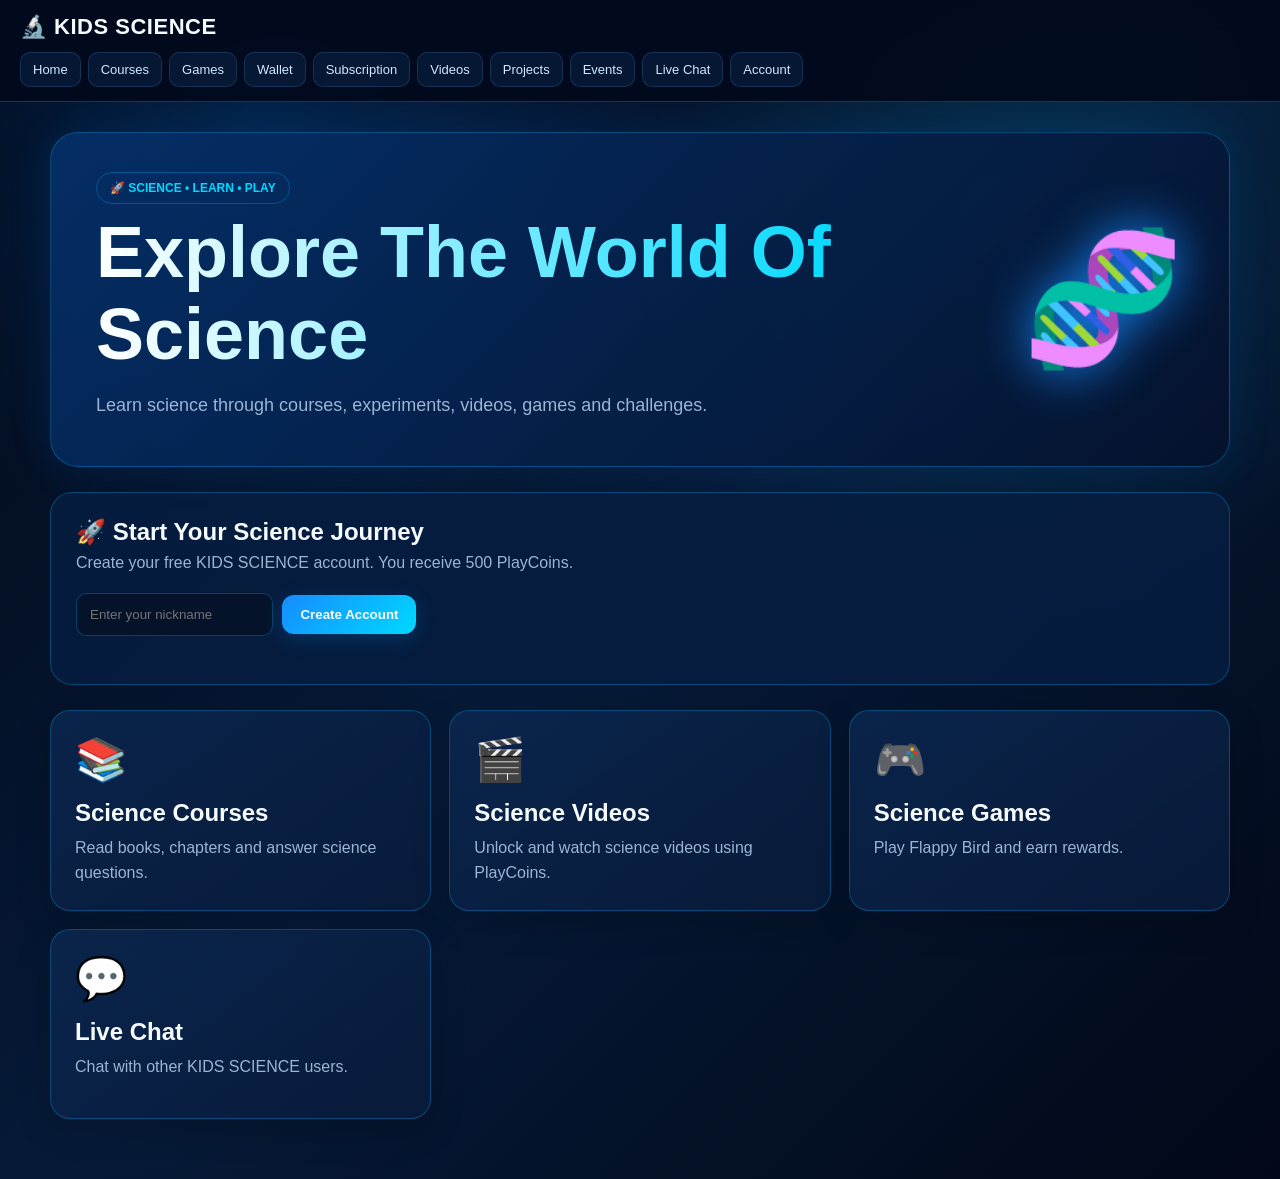
<file: index.html>
<!DOCTYPE html>
<html lang="en">
<head>
<meta charset="UTF-8">
<meta name="viewport" content="width=device-width, initial-scale=1.0">
<title>KIDS SCIENCE</title>
<link rel="stylesheet" href="style.css">
</head>

<body data-page="home">

<header class="topbar">
    <div class="brand">🔬 KIDS SCIENCE</div>

    <nav>
        <a href="index.html">Home</a>
        <a href="courses.html">Courses</a>
        <a href="games.html">Games</a>
        <a href="wallet.html">Wallet</a>
        <a href="subscription.html">Subscription</a>
        <a href="videos.html">Videos</a>
        <a href="projects.html">Projects</a>
        <a href="events.html">Events</a>
        <a href="chat.html">Live Chat</a>
        <a href="accounts.html">Account</a>
    </nav>
</header>

<main class="container">

    <section class="hero">
        <div>
            <span class="science-badge">🚀 SCIENCE • LEARN • PLAY</span>
            <h1>Explore The World Of Science</h1>
            <p>Learn science through courses, experiments, videos, games and challenges.</p>
        </div>
        <div class="hero-visual">🧬</div>
    </section>

    <section id="accountArea"></section>

    <section class="feature-grid">

        <a class="feature-card" href="courses.html">
            <span>📚</span>
            <h2>Science Courses</h2>
            <p>Read books, chapters and answer science questions.</p>
        </a>

        <a class="feature-card" href="videos.html">
            <span>🎬</span>
            <h2>Science Videos</h2>
            <p>Unlock and watch science videos using PlayCoins.</p>
        </a>

        <a class="feature-card" href="games.html">
            <span>🎮</span>
            <h2>Science Games</h2>
            <p>Play Flappy Bird and earn rewards.</p>
        </a>

        <a class="feature-card" href="chat.html">
            <span>💬</span>
            <h2>Live Chat</h2>
            <p>Chat with other KIDS SCIENCE users.</p>
        </a>

    </section>

</main>

<script src="script.js"></script>
</body>
</html>
</file>
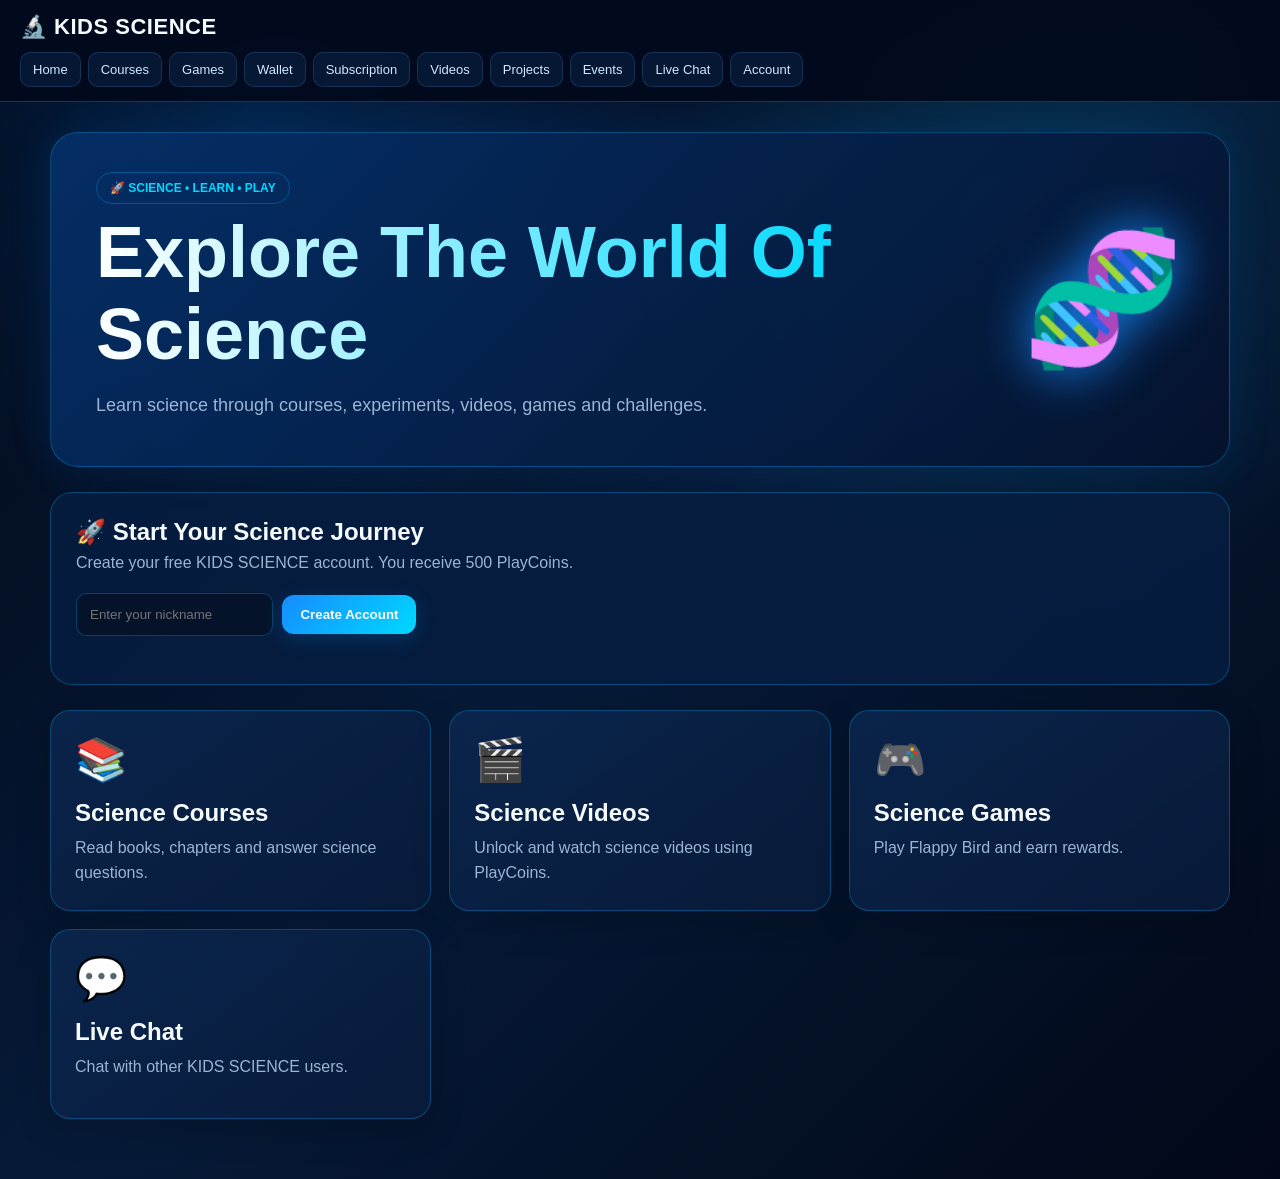
<file: accounts.html>
<!DOCTYPE html>
<html lang="en">
<head>
<meta charset="UTF-8">
<meta name="viewport" content="width=device-width, initial-scale=1.0">
<title>KIDS SCIENCE - Account</title>
<link rel="stylesheet" href="style.css">
</head>

<body data-page="accounts">

<header class="topbar">
    <div class="brand">🔬 KIDS SCIENCE</div>
    <nav>
        <a href="index.html">Home</a>
        <a href="courses.html">Courses</a>
        <a href="games.html">Games</a>
        <a href="wallet.html">Wallet</a>
        <a href="subscription.html">Subscription</a>
        <a href="videos.html">Videos</a>
        <a href="projects.html">Projects</a>
        <a href="events.html">Events</a>
        <a href="chat.html">Live Chat</a>
        <a href="accounts.html">Account</a>
    </nav>
</header>

<main class="container">

    <section id="accountProfile" class="profile-card"></section>

    <section class="panel">
        <h2>⚙️ Account Settings</h2>

        <button class="secondary-btn" onclick="KS.logout()">
            Logout
        </button>

        <button class="danger-btn" onclick="KS.deleteAccount()">
            Delete Account
        </button>
    </section>

</main>

<script src="script.js"></script>
</body>
</html>
</file>
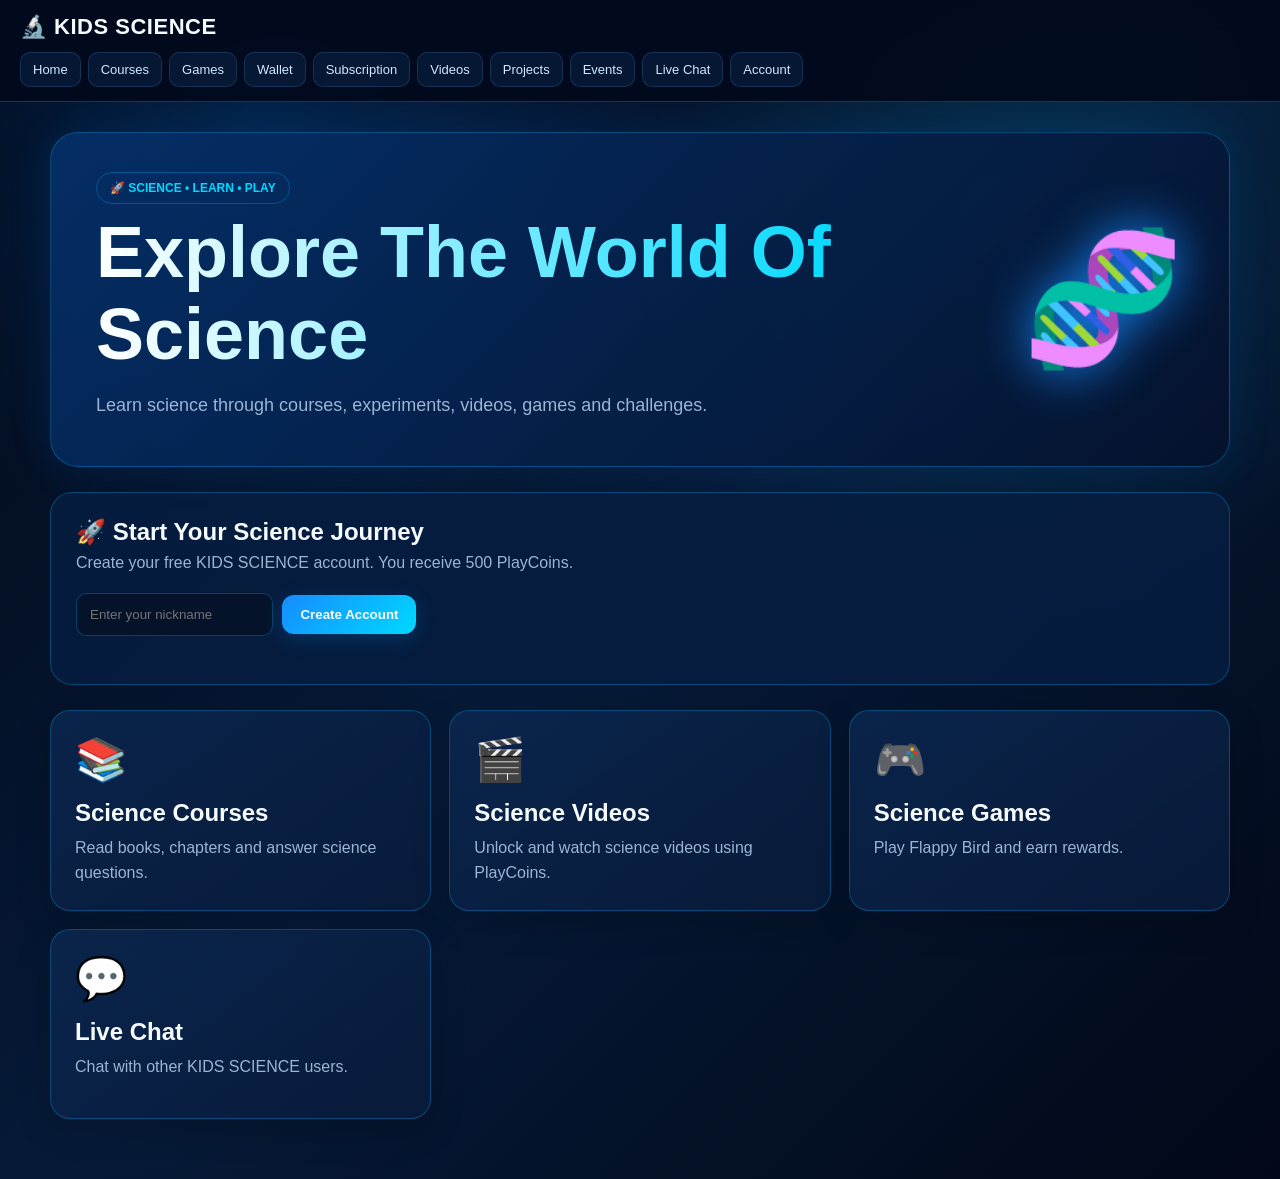
<file: courses.html>
<!DOCTYPE html>
<html lang="en">
<head>
<meta charset="UTF-8">
<meta name="viewport" content="width=device-width, initial-scale=1.0">
<title>KIDS SCIENCE - Courses</title>
<link rel="stylesheet" href="style.css">
</head>

<body data-page="courses">

<header class="topbar">
    <div class="brand">🔬 KIDS SCIENCE</div>
    <nav>
        <a href="index.html">Home</a>
        <a href="courses.html">Courses</a>
        <a href="games.html">Games</a>
        <a href="wallet.html">Wallet</a>
        <a href="subscription.html">Subscription</a>
        <a href="videos.html">Videos</a>
        <a href="projects.html">Projects</a>
        <a href="events.html">Events</a>
        <a href="chat.html">Live Chat</a>
        <a href="accounts.html">Account</a>
    </nav>
</header>

<main class="container">

    <div class="page-heading">
        <span>📚</span>
        <div>
            <h1>Science Courses</h1>
            <p>Choose a book and explore its chapters.</p>
        </div>
    </div>

    <section id="courseBooks" class="card-grid"></section>

    <section id="chapterSection" class="hidden">
        <button class="secondary-btn" onclick="KS.showBooks()">← Books</button>
        <h2 id="bookTitle"></h2>
        <div id="chapterList" class="chapter-grid"></div>
    </section>

    <section id="readerSection" class="hidden reader">
        <button class="secondary-btn" onclick="KS.showChapters()">← Chapters</button>

        <div id="chapterIllustration" class="chapter-illustration"></div>

        <h1 id="readerTitle"></h1>
        <div id="readerContent"></div>

        <div class="reader-actions">
            <button class="primary-btn" onclick="KS.startQuiz()">🧠 Start Q&A</button>
        </div>
    </section>

    <section id="quizSection" class="hidden quiz-box">
        <h2>🧠 Chapter Q&A</h2>
        <div id="quizQuestions"></div>
        <button class="primary-btn" onclick="KS.submitQuiz()">Submit Answers</button>
        <div id="quizResult"></div>
    </section>

</main>

<script src="script.js"></script>
</body>
</html>
</file>
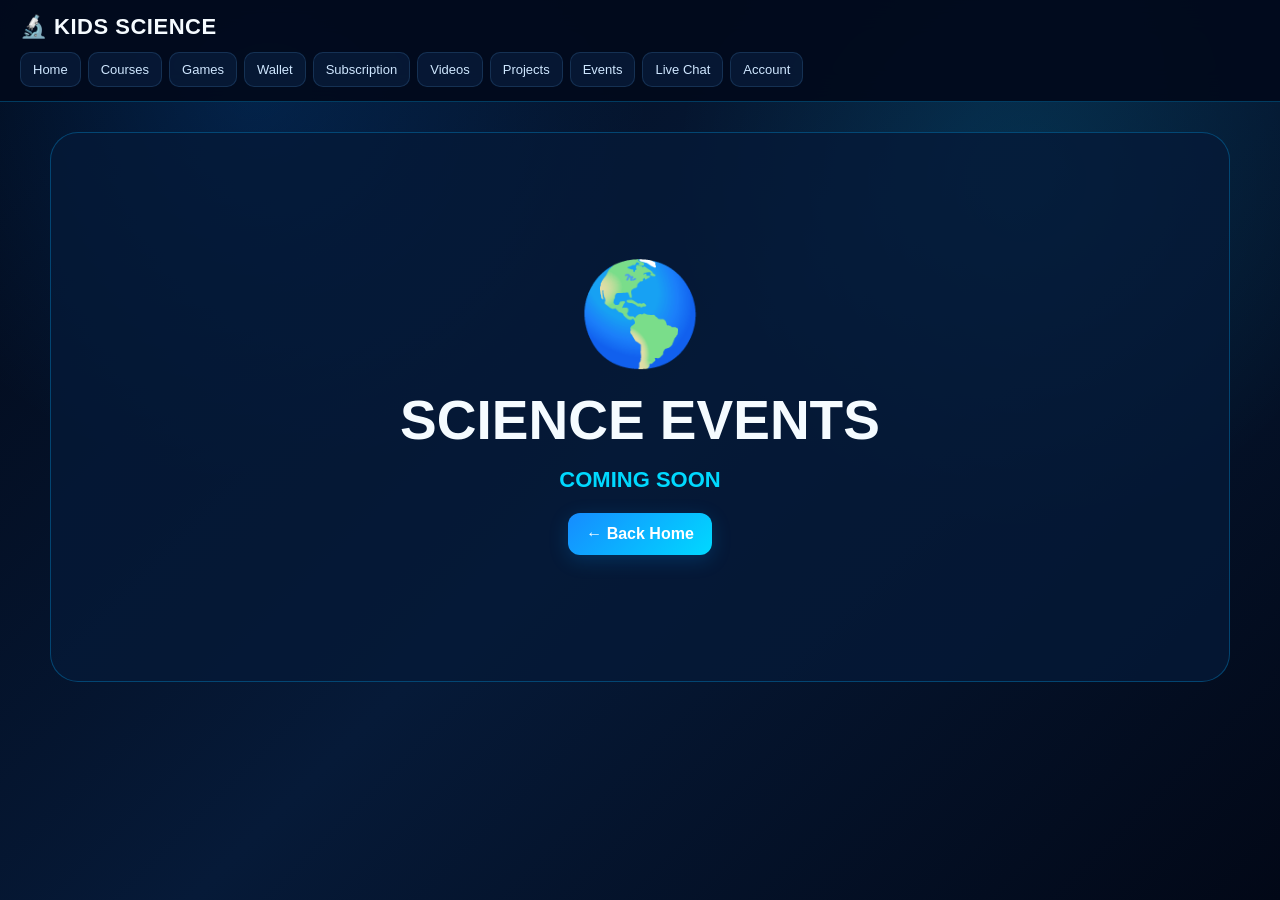
<file: events.html>
<!DOCTYPE html>
<html lang="en">
<head>
<meta charset="UTF-8">
<meta name="viewport" content="width=device-width, initial-scale=1.0">
<title>KIDS SCIENCE - Events</title>
<link rel="stylesheet" href="style.css">
</head>

<body data-page="soon">

<header class="topbar">
    <div class="brand">🔬 KIDS SCIENCE</div>
    <nav>
        <a href="index.html">Home</a>
        <a href="courses.html">Courses</a>
        <a href="games.html">Games</a>
        <a href="wallet.html">Wallet</a>
        <a href="subscription.html">Subscription</a>
        <a href="videos.html">Videos</a>
        <a href="projects.html">Projects</a>
        <a href="events.html">Events</a>
        <a href="chat.html">Live Chat</a>
        <a href="accounts.html">Account</a>
    </nav>
</header>

<main class="container">
    <section class="coming-soon">
        <div>🌎</div>
        <h1>SCIENCE EVENTS</h1>
        <p>COMING SOON</p>
        <a class="primary-btn" href="index.html">← Back Home</a>
    </section>
</main>

<script src="script.js"></script>
</body>
</html>
</file>
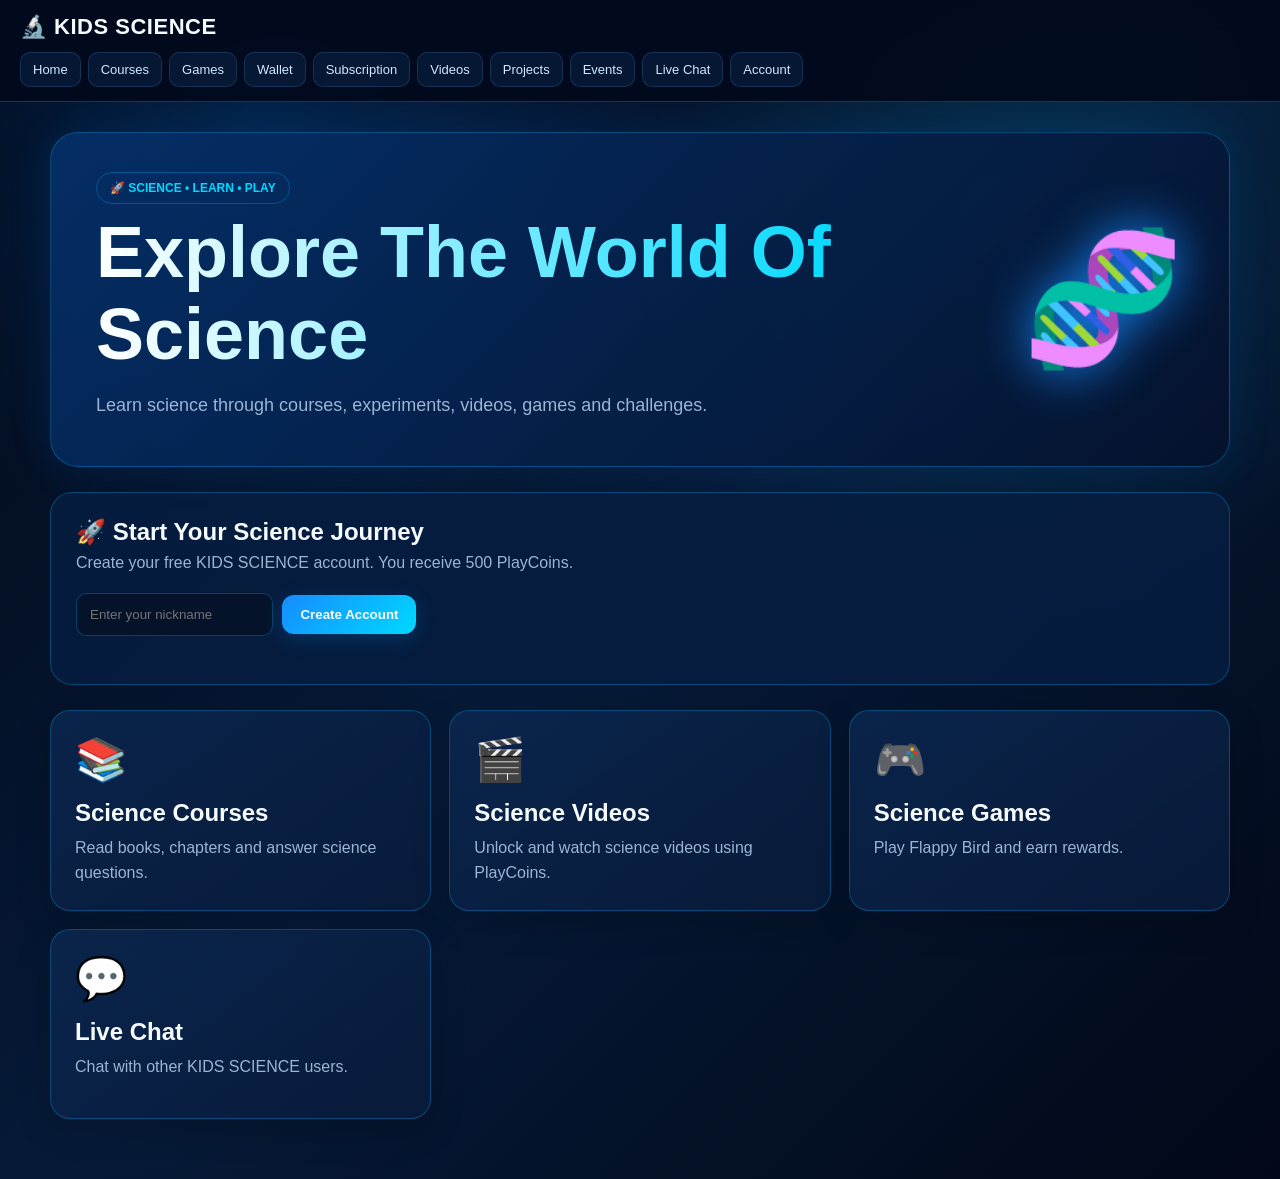
<file: games.html>
<!DOCTYPE html>
<html lang="en">
<head>
<meta charset="UTF-8">
<meta name="viewport" content="width=device-width, initial-scale=1.0">
<title>KIDS SCIENCE - Games</title>
<link rel="stylesheet" href="style.css">
</head>

<body data-page="games">

<header class="topbar">
    <div class="brand">🔬 KIDS SCIENCE</div>
    <nav>
        <a href="index.html">Home</a>
        <a href="courses.html">Courses</a>
        <a href="games.html">Games</a>
        <a href="wallet.html">Wallet</a>
        <a href="subscription.html">Subscription</a>
        <a href="videos.html">Videos</a>
        <a href="projects.html">Projects</a>
        <a href="events.html">Events</a>
        <a href="chat.html">Live Chat</a>
        <a href="accounts.html">Account</a>
    </nav>
</header>

<main class="container">

    <div class="page-heading">
        <span>🎮</span>
        <div>
            <h1>Science Games</h1>
            <p>Play, challenge yourself and earn PlayCoins.</p>
        </div>
    </div>

    <section class="game-card">
        <h2>🐦 Flappy Bird</h2>

        <div class="game-info">
            <span>Score: <b id="gameScore">0</b></span>
            <span>Best: <b id="gameBest">0</b></span>
            <span>Multiplier: <b id="gameMultiplier">×1</b></span>
        </div>

        <canvas id="gameCanvas" width="360" height="520"></canvas>

        <p id="gameMessage">Press START, SPACE or tap the game.</p>

        <button class="primary-btn" onclick="KS.startGame()">START GAME</button>
        <button class="secondary-btn" onclick="KS.flap()">FLAP</button>
    </section>

</main>

<script src="script.js"></script>
</body>
</html>
</file>
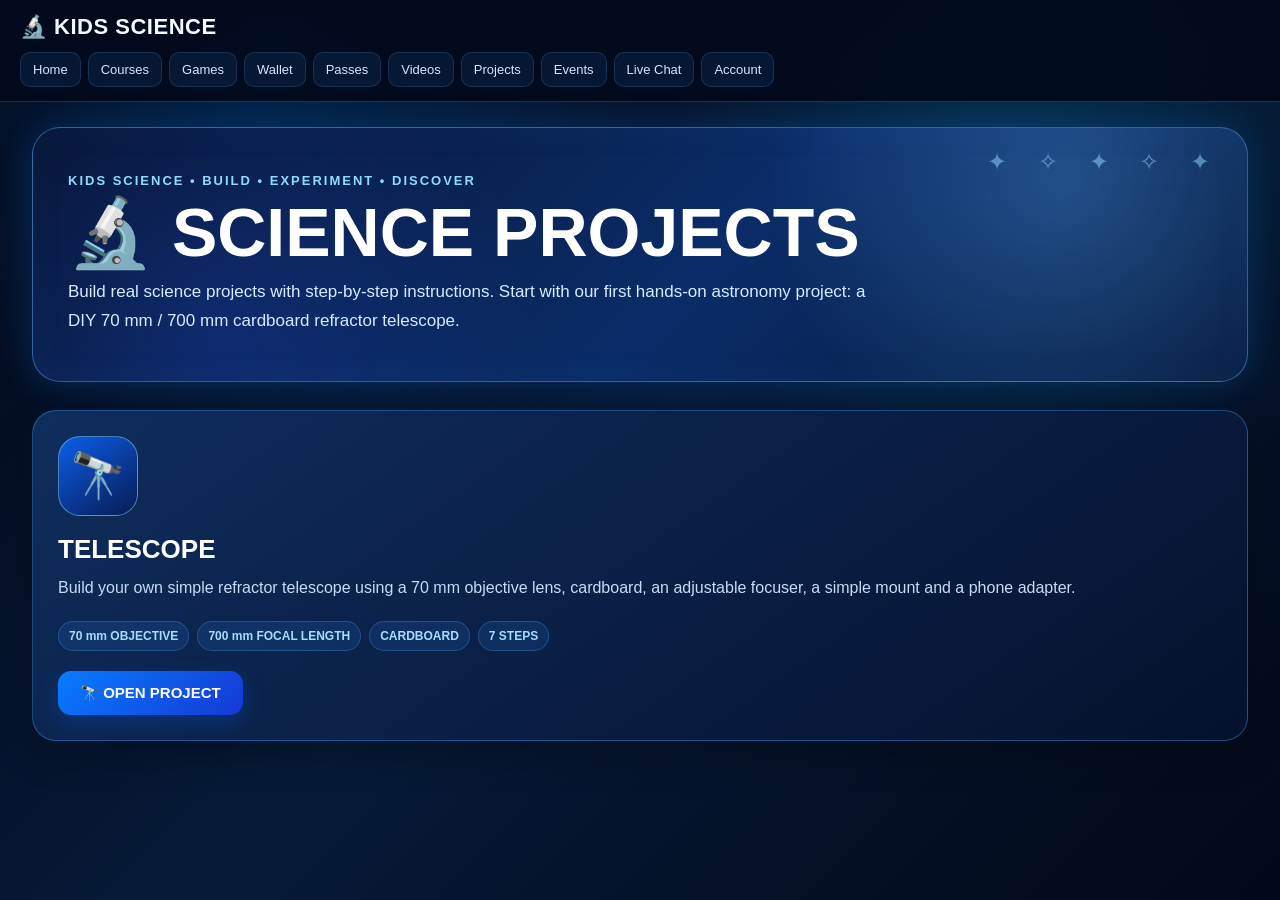
<file: projects.html>
<!DOCTYPE html>
<html lang="en">
<head>
    <meta charset="UTF-8">
    <meta name="viewport" content="width=device-width, initial-scale=1.0">

    <title>KIDS SCIENCE - Projects</title>

    <link rel="stylesheet" href="style.css">

    <style>
        /* =========================================================
           KIDS SCIENCE - TELESCOPE PROJECT
           Extra page styling
        ========================================================= */

        .project-page {
            width: min(1400px, 95%);
            margin: 0 auto;
            padding: 25px 0 60px;
        }

        .project-hero {
            position: relative;
            overflow: hidden;
            border-radius: 28px;
            padding: 45px 35px;
            margin-bottom: 28px;
            background:
                radial-gradient(circle at 85% 20%, rgba(90,180,255,.30), transparent 28%),
                radial-gradient(circle at 15% 80%, rgba(40,90,255,.20), transparent 30%),
                linear-gradient(135deg, #06132f, #0b2c68 55%, #071a3e);
            border: 1px solid rgba(90,180,255,.45);
            box-shadow:
                0 0 35px rgba(30,130,255,.20),
                inset 0 0 40px rgba(70,160,255,.05);
        }

        .project-hero::after {
            content: "✦  ✧  ✦  ✧  ✦";
            position: absolute;
            right: 25px;
            top: 20px;
            color: rgba(150,220,255,.5);
            font-size: 24px;
            letter-spacing: 12px;
        }

        .project-kicker {
            color: #8fdcff;
            font-weight: 800;
            letter-spacing: 2px;
            font-size: 13px;
            margin-bottom: 10px;
        }

        .project-hero h1 {
            font-size: clamp(35px, 6vw, 68px);
            margin: 0 0 12px;
            color: white;
            line-height: 1;
        }

        .project-hero p {
            max-width: 800px;
            color: #d7ecff;
            font-size: 17px;
            line-height: 1.7;
            margin: 0;
        }

        .project-grid {
            display: grid;
            grid-template-columns: repeat(auto-fit, minmax(280px, 1fr));
            gap: 22px;
        }

        .project-card {
            background:
                linear-gradient(145deg, rgba(16,47,96,.96), rgba(5,18,45,.98));
            border: 1px solid rgba(80,170,255,.35);
            border-radius: 24px;
            padding: 25px;
            box-shadow: 0 15px 35px rgba(0,0,0,.25);
            transition: transform .2s ease, border-color .2s ease, box-shadow .2s ease;
        }

        .project-card:hover {
            transform: translateY(-5px);
            border-color: rgba(120,210,255,.8);
            box-shadow: 0 18px 45px rgba(0,100,255,.20);
        }

        .project-icon {
            width: 80px;
            height: 80px;
            border-radius: 22px;
            display: grid;
            place-items: center;
            font-size: 45px;
            background: linear-gradient(145deg, #0d5eea, #071b52);
            border: 1px solid rgba(130,220,255,.5);
            margin-bottom: 18px;
        }

        .project-card h2 {
            color: white;
            margin: 0 0 10px;
            font-size: 26px;
        }

        .project-card p {
            color: #c7dcf4;
            line-height: 1.65;
            margin-bottom: 20px;
        }

        .project-tags {
            display: flex;
            flex-wrap: wrap;
            gap: 8px;
            margin-bottom: 20px;
        }

        .project-tag {
            padding: 7px 10px;
            border-radius: 999px;
            background: rgba(45,130,240,.15);
            border: 1px solid rgba(90,180,255,.25);
            color: #a8dcff;
            font-size: 12px;
            font-weight: 700;
        }

        .open-project-btn {
            border: 0;
            border-radius: 13px;
            padding: 13px 22px;
            cursor: pointer;
            font-size: 15px;
            font-weight: 900;
            color: white;
            background: linear-gradient(135deg, #087cff, #1538d4);
            box-shadow: 0 8px 22px rgba(0,100,255,.25);
        }

        .open-project-btn:hover {
            filter: brightness(1.12);
        }

        /* =========================================================
           GUIDE
        ========================================================= */

        #telescopeGuide {
            display: none;
            margin-top: 30px;
        }

        #telescopeGuide.active {
            display: block;
        }

        .guide-header {
            border-radius: 28px;
            padding: 35px;
            margin-bottom: 24px;
            background:
                radial-gradient(circle at 80% 10%, rgba(90,190,255,.25), transparent 25%),
                linear-gradient(135deg, #06132f, #0c397e, #071a3e);
            border: 1px solid rgba(100,190,255,.45);
        }

        .guide-header h2 {
            color: white;
            font-size: clamp(30px, 5vw, 52px);
            margin: 0 0 10px;
        }

        .guide-header p {
            color: #d4ebff;
            line-height: 1.7;
            max-width: 850px;
        }

        .spec-row {
            display: grid;
            grid-template-columns: repeat(auto-fit, minmax(160px, 1fr));
            gap: 12px;
            margin-top: 25px;
        }

        .spec-box {
            background: rgba(0,0,0,.18);
            border: 1px solid rgba(130,210,255,.25);
            border-radius: 16px;
            padding: 15px;
        }

        .spec-box strong {
            display: block;
            color: #7fd7ff;
            font-size: 12px;
            text-transform: uppercase;
            letter-spacing: 1px;
            margin-bottom: 5px;
        }

        .spec-box span {
            color: white;
            font-size: 18px;
            font-weight: 800;
        }

        .materials-box,
        .safety-box {
            border-radius: 22px;
            padding: 24px;
            margin: 20px 0;
            background: linear-gradient(145deg, rgba(9,35,74,.98), rgba(4,17,40,.98));
            border: 1px solid rgba(70,160,255,.28);
        }

        .materials-box h3,
        .safety-box h3 {
            color: white;
            margin-top: 0;
        }

        .materials-list {
            display: grid;
            grid-template-columns: repeat(auto-fit, minmax(220px, 1fr));
            gap: 9px;
            padding: 0;
            list-style: none;
        }

        .materials-list li {
            color: #d4e9ff;
            padding: 10px 12px;
            border-radius: 10px;
            background: rgba(50,130,230,.08);
            border: 1px solid rgba(70,150,255,.15);
        }

        .guide-nav {
            display: grid;
            grid-template-columns: repeat(auto-fit, minmax(120px, 1fr));
            gap: 10px;
            margin: 25px 0;
        }

        .guide-nav button {
            border: 1px solid rgba(90,180,255,.30);
            background: rgba(10,40,85,.9);
            color: #cfeaff;
            border-radius: 12px;
            padding: 12px 8px;
            cursor: pointer;
            font-weight: 800;
        }

        .guide-nav button:hover {
            background: rgba(30,100,200,.45);
        }

        .guide-step {
            margin: 25px 0;
            padding: 30px;
            border-radius: 26px;
            background:
                linear-gradient(145deg, rgba(12,39,82,.98), rgba(4,16,38,.98));
            border: 1px solid rgba(80,170,255,.30);
            box-shadow: 0 15px 35px rgba(0,0,0,.20);
            scroll-margin-top: 90px;
        }

        .step-number {
            display: inline-flex;
            align-items: center;
            justify-content: center;
            width: 50px;
            height: 50px;
            border-radius: 15px;
            background: linear-gradient(135deg, #0985ff, #172ecb);
            color: white;
            font-size: 21px;
            font-weight: 900;
            margin-bottom: 15px;
        }

        .guide-step h3 {
            color: white;
            font-size: clamp(25px, 4vw, 36px);
            margin: 0 0 12px;
        }

        .guide-step h4 {
            color: #8cdbff;
            font-size: 20px;
            margin: 25px 0 10px;
        }

        .guide-step p,
        .guide-step li {
            color: #cde1f5;
            line-height: 1.75;
        }

        .guide-step ul,
        .guide-step ol {
            padding-left: 25px;
        }

        /* =========================================================
           SVG IMAGE / DIAGRAM
        ========================================================= */

        .diagram {
            margin: 25px 0;
            border-radius: 22px;
            overflow: hidden;
            background: #020817;
            border: 1px solid rgba(100,190,255,.25);
        }

        .diagram svg {
            display: block;
            width: 100%;
            height: auto;
        }

        .diagram-caption {
            padding: 11px 15px;
            color: #9bc9ed;
            background: rgba(10,30,65,.9);
            font-size: 13px;
            text-align: center;
        }

        .measurement-grid {
            display: grid;
            grid-template-columns: repeat(auto-fit, minmax(200px, 1fr));
            gap: 12px;
            margin: 18px 0;
        }

        .measurement {
            padding: 16px;
            border-radius: 15px;
            background: rgba(10,55,115,.35);
            border: 1px solid rgba(80,170,255,.25);
        }

        .measurement strong {
            display: block;
            color: #7dd8ff;
            margin-bottom: 5px;
        }

        .measurement span {
            color: white;
            font-weight: 800;
        }

        .tip {
            border-left: 4px solid #27a8ff;
            padding: 14px 17px;
            margin: 18px 0;
            border-radius: 0 12px 12px 0;
            background: rgba(20,110,210,.12);
            color: #cfeaff;
        }

        .warning {
            border-left: 4px solid #ffbd3d;
            padding: 14px 17px;
            margin: 18px 0;
            border-radius: 0 12px 12px 0;
            background: rgba(255,170,30,.10);
            color: #ffe7a8;
        }

        .danger {
            border-left: 4px solid #ff4d62;
            padding: 14px 17px;
            margin: 18px 0;
            border-radius: 0 12px 12px 0;
            background: rgba(255,40,70,.10);
            color: #ffd0d6;
            font-weight: 700;
        }

        .checklist {
            display: grid;
            gap: 9px;
            margin: 20px 0;
        }

        .check-item {
            padding: 12px 14px;
            border-radius: 12px;
            background: rgba(30,100,180,.10);
            border: 1px solid rgba(70,160,240,.18);
            color: #d7ebff;
        }

        .magnification-table {
            width: 100%;
            border-collapse: collapse;
            margin: 20px 0;
            overflow: hidden;
            border-radius: 14px;
        }

        .magnification-table th,
        .magnification-table td {
            border: 1px solid rgba(90,170,255,.22);
            padding: 13px;
            text-align: left;
        }

        .magnification-table th {
            background: rgba(20,100,190,.35);
            color: #9cddff;
        }

        .magnification-table td {
            color: #d6e9fa;
            background: rgba(5,25,55,.55);
        }

        .back-projects {
            display: block;
            width: fit-content;
            margin: 25px auto 0;
            border: 1px solid rgba(100,190,255,.35);
            background: rgba(10,45,90,.9);
            color: #d5edff;
            padding: 13px 22px;
            border-radius: 13px;
            cursor: pointer;
            font-weight: 800;
        }

        .project-footer {
            text-align: center;
            color: #7ea8cc;
            margin-top: 35px;
            font-size: 13px;
        }

        @media (max-width: 700px) {
            .project-page {
                width: 94%;
                padding-top: 15px;
            }

            .project-hero,
            .guide-header,
            .guide-step {
                padding: 22px;
                border-radius: 20px;
            }

            .project-hero::after {
                display: none;
            }

            .guide-step h3 {
                font-size: 27px;
            }

            .materials-list {
                grid-template-columns: 1fr;
            }
        }
    </style>
</head>

<body data-page="projects">

    <!-- =========================================================
         MAIN SITE NAVIGATION
    ========================================================== -->

    <header class="topbar">
        <div class="brand">
            🔬 KIDS SCIENCE
        </div>

        <nav class="main-nav">
            <a href="index.html">Home</a>
            <a href="courses.html">Courses</a>
            <a href="games.html">Games</a>
            <a href="wallet.html">Wallet</a>
            <a href="subscription.html">Passes</a>
            <a href="videos.html">Videos</a>
            <a href="projects.html" class="active">Projects</a>
            <a href="events.html">Events</a>
            <a href="chat.html">Live Chat</a>
            <a href="accounts.html">Account</a>
        </nav>
    </header>


    <!-- =========================================================
         PROJECT PAGE
    ========================================================== -->

    <main class="project-page">

        <section id="projectLibrary">

            <div class="project-hero">
                <div class="project-kicker">KIDS SCIENCE • BUILD • EXPERIMENT • DISCOVER</div>

                <h1>🔬 SCIENCE PROJECTS</h1>

                <p>
                    Build real science projects with step-by-step instructions.
                    Start with our first hands-on astronomy project:
                    a DIY 70 mm / 700 mm cardboard refractor telescope.
                </p>
            </div>


            <!-- =================================================
                 TELESCOPE PROJECT CARD
            ================================================== -->

            <div class="project-grid">

                <article class="project-card">

                    <div class="project-icon">
                        🔭
                    </div>

                    <h2>TELESCOPE</h2>

                    <p>
                        Build your own simple refractor telescope using a
                        70 mm objective lens, cardboard, an adjustable focuser,
                        a simple mount and a phone adapter.
                    </p>

                    <div class="project-tags">
                        <span class="project-tag">70 mm OBJECTIVE</span>
                        <span class="project-tag">700 mm FOCAL LENGTH</span>
                        <span class="project-tag">CARDBOARD</span>
                        <span class="project-tag">7 STEPS</span>
                    </div>

                    <button
                        class="open-project-btn"
                        onclick="openTelescopeProject()">
                        🔭 OPEN PROJECT
                    </button>

                </article>

            </div>

        </section>


        <!-- =====================================================
             FULL TELESCOPE GUIDE
        ====================================================== -->

        <section id="telescopeGuide">

            <div class="guide-header">

                <div class="project-kicker">
                    KIDS SCIENCE PROJECT • ASTRONOMY
                </div>

                <h2>🔭 DIY TELESCOPE GUIDE</h2>

                <p>
                    Build a simple 70 mm / 700 mm refractor telescope using
                    cardboard and basic craft materials. Follow all seven
                    steps carefully, check alignment at every stage, and
                    test the telescope during daylight before observing
                    the night sky.
                </p>

                <div class="spec-row">

                    <div class="spec-box">
                        <strong>Objective</strong>
                        <span>70 mm</span>
                    </div>

                    <div class="spec-box">
                        <strong>Focal Length</strong>
                        <span>700 mm</span>
                    </div>

                    <div class="spec-box">
                        <strong>Type</strong>
                        <span>Refractor</span>
                    </div>

                    <div class="spec-box">
                        <strong>Tube</strong>
                        <span>Cardboard</span>
                    </div>

                    <div class="spec-box">
                        <strong>Guide</strong>
                        <span>7 Steps</span>
                    </div>

                </div>

            </div>


            <!-- =================================================
                 MATERIALS
            ================================================== -->

            <div class="materials-box">

                <h3>🧰 MATERIALS & TOOLS</h3>

                <ul class="materials-list">

                    <li>📦 Strong cardboard</li>
                    <li>✂️ Scissors</li>
                    <li>🔪 Cutter</li>
                    <li>📏 Ruler / measuring tools</li>
                    <li>📐 Geometry box</li>
                    <li>🔫 Hot glue gun</li>
                    <li>🧴 Fevicol / craft glue</li>
                    <li>🟦 Selotape</li>
                    <li>🎨 Paint / colours</li>
                    <li>🔭 70 mm objective lens</li>
                    <li>👁️ Eyepieces</li>
                    <li>📱 Smartphone</li>
                    <li>🖤 Matte-black paint/paper</li>

                </ul>

            </div>


            <!-- =================================================
                 SAFETY
            ================================================== -->

            <div class="safety-box">

                <h3>⚠️ SAFETY FIRST</h3>

                <div class="danger">
                    NEVER point this telescope at the Sun.
                    Looking at the Sun through an unfiltered telescope
                    can permanently damage your eyes.
                </div>

                <p>
                    Use the cutter and hot glue gun carefully and,
                    if necessary, have an adult help with cutting,
                    gluing and mounting.
                </p>

            </div>


            <!-- =================================================
                 STEP NAVIGATION
            ================================================== -->

            <div class="guide-nav">

                <button onclick="goToStep(1)">STEP 1</button>
                <button onclick="goToStep(2)">STEP 2</button>
                <button onclick="goToStep(3)">STEP 3</button>
                <button onclick="goToStep(4)">STEP 4</button>
                <button onclick="goToStep(5)">STEP 5</button>
                <button onclick="goToStep(6)">STEP 6</button>
                <button onclick="goToStep(7)">STEP 7</button>

            </div>


            <!-- =================================================
                 STEP 1
            ================================================== -->

            <article class="guide-step" id="step1">

                <div class="step-number">1</div>

                <h3>STEP 1 — EXACT CARDBOARD CUTTING PLAN</h3>

                <p>
                    First build the main telescope tube. The tube must be
                    straight, strong and long enough for the 700 mm optical
                    system.
                </p>


                <h4>📏 Main Tube Panels</h4>

                <div class="measurement-grid">

                    <div class="measurement">
                        <strong>Panel length</strong>
                        <span>700 mm</span>
                    </div>

                    <div class="measurement">
                        <strong>Panel width</strong>
                        <span>82 mm</span>
                    </div>

                    <div class="measurement">
                        <strong>Number of panels</strong>
                        <span>4</span>
                    </div>

                    <div class="measurement">
                        <strong>Tube type</strong>
                        <span>Square cardboard tube</span>
                    </div>

                </div>


                <!-- SVG DIAGRAM -->

                <div class="diagram">

                    <svg viewBox="0 0 1000 430"
                         xmlns="http://www.w3.org/2000/svg">

                        <rect width="1000"
                              height="430"
                              fill="#020817"/>

                        <text x="40"
                              y="55"
                              fill="#8fdcff"
                              font-size="26"
                              font-weight="bold">
                            STEP 1 — FOUR MAIN PANELS
                        </text>

                        <!-- panel 1 -->
                        <rect x="60" y="100"
                              width="850"
                              height="55"
                              rx="6"
                              fill="#0d4e9c"
                              stroke="#74cfff"
                              stroke-width="2"/>

                        <text x="80"
                              y="135"
                              fill="white"
                              font-size="21">
                            PANEL 1 — 700 × 82 mm
                        </text>

                        <!-- panel 2 -->
                        <rect x="60" y="175"
                              width="850"
                              height="55"
                              rx="6"
                              fill="#0b407e"
                              stroke="#74cfff"
                              stroke-width="2"/>

                        <text x="80"
                              y="210"
                              fill="white"
                              font-size="21">
                            PANEL 2 — 700 × 82 mm
                        </text>

                        <!-- panel 3 -->
                        <rect x="60" y="250"
                              width="850"
                              height="55"
                              rx="6"
                              fill="#0d4e9c"
                              stroke="#74cfff"
                              stroke-width="2"/>

                        <text x="80"
                              y="285"
                              fill="white"
                              font-size="21">
                            PANEL 3 — 700 × 82 mm
                        </text>

                        <!-- panel 4 -->
                        <rect x="60" y="325"
                              width="850"
                              height="55"
                              rx="6"
                              fill="#0b407e"
                              stroke="#74cfff"
                              stroke-width="2"/>

                        <text x="80"
                              y="360"
                              fill="white"
                              font-size="21">
                            PANEL 4 — 700 × 82 mm
                        </text>

                    </svg>

                    <div class="diagram-caption">
                        Cut four identical 700 × 82 mm cardboard panels.
                    </div>

                </div>


                <h4>⭕ Objective Rings</h4>

                <div class="measurement-grid">

                    <div class="measurement">
                        <strong>Outside diameter</strong>
                        <span>82 mm</span>
                    </div>

                    <div class="measurement">
                        <strong>Inside diameter</strong>
                        <span>70 mm</span>
                    </div>

                    <div class="measurement">
                        <strong>Purpose</strong>
                        <span>Hold objective lens</span>
                    </div>

                </div>


                <h4>🖤 Internal Baffles</h4>

                <p>
                    Cut three circular baffles. These reduce stray light
                    entering the optical path.
                </p>

                <div class="measurement-grid">

                    <div class="measurement">
                        <strong>Baffle outside diameter</strong>
                        <span>76 mm</span>
                    </div>

                    <div class="measurement">
                        <strong>Baffle opening</strong>
                        <span>60 mm</span>
                    </div>

                    <div class="measurement">
                        <strong>Quantity</strong>
                        <span>3</span>
                    </div>

                    <div class="measurement">
                        <strong>Approx. positions</strong>
                        <span>200 / 400 / 550 mm</span>
                    </div>

                </div>


                <div class="tip">
                    TIP: Paint the inside of the tube matte black.
                    A dark interior helps reduce unwanted reflections.
                </div>


                <h4>✂️ Cutting Sequence</h4>

                <ol>
                    <li>Measure the first 700 × 82 mm panel.</li>
                    <li>Cut it carefully.</li>
                    <li>Use it as a template for the remaining three panels.</li>
                    <li>Draw the 82 mm outer circles for the objective rings.</li>
                    <li>Cut the 70 mm inner openings.</li>
                    <li>Cut the three 76/60 mm baffles.</li>
                    <li>Mark the baffle positions inside the tube.</li>
                    <li>Dry-fit everything before using glue.</li>
                </ol>

            </article>


            <!-- =================================================
                 STEP 2
            ================================================== -->

            <article class="guide-step" id="step2">

                <div class="step-number">2</div>

                <h3>STEP 2 — 70 mm OBJECTIVE HOLDER + ADJUSTABLE FOCUSER</h3>

                <p>
                    The objective lens is the main light-gathering element.
                    Our design uses a 70 mm objective with a 700 mm focal
                    length.
                </p>


                <div class="diagram">

                    <svg viewBox="0 0 1000 470"
                         xmlns="http://www.w3.org/2000/svg">

                        <rect width="1000"
                              height="470"
                              fill="#020817"/>

                        <text x="35"
                              y="45"
                              fill="#8fdcff"
                              font-size="25"
                              font-weight="bold">
                            70 mm OBJECTIVE + SLIDING FOCUSER
                        </text>

                        <!-- objective -->
                        <circle cx="135"
                                cy="230"
                                r="90"
                                fill="#0b376e"
                                stroke="#8adfff"
                                stroke-width="5"/>

                        <circle cx="135"
                                cy="230"
                                r="68"
                                fill="#071a42"
                                stroke="#5dc9ff"
                                stroke-width="4"/>

                        <text x="75"
                              y="350"
                              fill="white"
                              font-size="20">
                            70 mm
                        </text>

                        <!-- tube -->
                        <rect x="225"
                              y="165"
                              width="560"
                              height="130"
                              rx="12"
                              fill="#0b407d"
                              stroke="#7ed8ff"
                              stroke-width="3"/>

                        <text x="410"
                              y="235"
                              fill="#c9edff"
                              font-size="22">
                            650–680 mm MAIN TUBE
                        </text>

                        <!-- focuser -->
                        <rect x="785"
                              y="180"
                              width="145"
                              height="100"
                              rx="12"
                              fill="#0e5bb2"
                              stroke="#91e2ff"
                              stroke-width="4"/>

                        <rect x="835"
                              y="205"
                              width="105"
                              height="50"
                              rx="7"
                              fill="#06183c"/>

                        <text x="770"
                              y="330"
                              fill="white"
                              font-size="19">
                            SLIDING FOCUSER
                        </text>

                        <line x1="300"
                              y1="120"
                              x2="760"
                              y2="120"
                              stroke="#7ed8ff"
                              stroke-width="3"/>

                        <text x="460"
                              y="105"
                              fill="#8fdcff"
                              font-size="18">
                            LIGHT PATH
                        </text>

                    </svg>

                    <div class="diagram-caption">
                        Objective at the front, cardboard optical tube in the middle, adjustable focuser at the rear.
                    </div>

                </div>


                <h4>⭕ Objective Holder</h4>

                <div class="measurement-grid">

                    <div class="measurement">
                        <strong>Objective</strong>
                        <span>70 mm</span>
                    </div>

                    <div class="measurement">
                        <strong>Focal length</strong>
                        <span>700 mm</span>
                    </div>

                    <div class="measurement">
                        <strong>Ring outer diameter</strong>
                        <span>82 mm</span>
                    </div>

                    <div class="measurement">
                        <strong>Ring inner diameter</strong>
                        <span>70 mm</span>
                    </div>

                    <div class="measurement">
                        <strong>Holder retaining ID</strong>
                        <span>≈72 mm</span>
                    </div>

                    <div class="measurement">
                        <strong>Front sleeve</strong>
                        <span>250 × 90 mm</span>
                    </div>

                </div>


                <h4>🔧 Adjustable Focuser</h4>

                <div class="measurement-grid">

                    <div class="measurement">
                        <strong>Focuser collar</strong>
                        <span>90 × 90 mm</span>
                    </div>

                    <div class="measurement">
                        <strong>Sliding section</strong>
                        <span>500 × 70 mm</span>
                    </div>

                    <div class="measurement">
                        <strong>Eyepiece housing</strong>
                        <span>60 × 45 mm</span>
                    </div>

                    <div class="measurement">
                        <strong>Eyepiece opening</strong>
                        <span>≈32 mm</span>
                    </div>

                    <div class="measurement">
                        <strong>Adjustment travel</strong>
                        <span>50–100 mm</span>
                    </div>

                </div>


                <h4>🛠️ Build the Focuser</h4>

                <ol>
                    <li>
                        Make the fixed rear collar from cardboard.
                    </li>
                    <li>
                        Make the sliding inner tube slightly smaller so it
                        can move smoothly.
                    </li>
                    <li>
                        Keep the sliding section straight.
                    </li>
                    <li>
                        Add thin cardboard strips if the fit is too loose.
                    </li>
                    <li>
                        Add the approximately 32 mm eyepiece holder.
                    </li>
                    <li>
                        Test the full 50–100 mm focusing movement before
                        permanently gluing the parts.
                    </li>
                </ol>


                <div class="tip">
                    The focuser should move smoothly but should not wobble.
                    A loose focuser makes accurate focusing difficult.
                </div>

            </article>


            <!-- =================================================
                 STEP 3
            ================================================== -->

            <article class="guide-step" id="step3">

                <div class="step-number">3</div>

                <h3>STEP 3 — OPTICAL ALIGNMENT & DAYLIGHT TESTING</h3>

                <p>
                    Before taking the telescope outside at night, make sure
                    the optical parts are centered and the tube is straight.
                </p>


                <div class="diagram">

                    <svg viewBox="0 0 1000 430"
                         xmlns="http://www.w3.org/2000/svg">

                        <rect width="1000"
                              height="430"
                              fill="#020817"/>

                        <text x="35"
                              y="45"
                              fill="#8fdcff"
                              font-size="25"
                              font-weight="bold">
                            OPTICAL ALIGNMENT
                        </text>

                        <!-- tube -->
                        <rect x="120"
                              y="135"
                              width="700"
                              height="150"
                              rx="15"
                              fill="#0b376e"
                              stroke="#7ed8ff"
                              stroke-width="3"/>

                        <!-- objective -->
                        <circle cx="155"
                                cy="210"
                                r="75"
                                fill="#061a40"
                                stroke="#8fe3ff"
                                stroke-width="4"/>

                        <!-- baffles -->
                        <circle cx="330"
                                cy="210"
                                r="47"
                                fill="#020817"
                                stroke="#6bbfff"
                                stroke-width="4"/>

                        <circle cx="500"
                                cy="210"
                                r="47"
                                fill="#020817"
                                stroke="#6bbfff"
                                stroke-width="4"/>

                        <circle cx="665"
                                cy="210"
                                r="47"
                                fill="#020817"
                                stroke="#6bbfff"
                                stroke-width="4"/>

                        <!-- light -->
                        <line x1="180"
                              y1="210"
                              x2="770"
                              y2="210"
                              stroke="#fff5a5"
                              stroke-width="5"/>

                        <!-- focuser -->
                        <rect x="820"
                              y="170"
                              width="90"
                              height="80"
                              rx="10"
                              fill="#0e5bb2"
                              stroke="#8fe3ff"
                              stroke-width="4"/>

                        <text x="120"
                              y="350"
                              fill="#ccecff"
                              font-size="19">
                            OBJECTIVE
                        </text>

                        <text x="415"
                              y="350"
                              fill="#ccecff"
                              font-size="19">
                            CENTERED BAFFLES
                        </text>

                        <text x="790"
                              y="350"
                              fill="#ccecff"
                              font-size="19">
                            EYEPIECE
                        </text>

                    </svg>

                    <div class="diagram-caption">
                        The objective, baffles and eyepiece should share the same optical centerline.
                    </div>

                </div>


                <h4>✅ Alignment Checklist</h4>

                <div class="checklist">

                    <div class="check-item">
                        ☐ Objective is centered in its holder.
                    </div>

                    <div class="check-item">
                        ☐ Objective is not tilted.
                    </div>

                    <div class="check-item">
                        ☐ Main tube is straight.
                    </div>

                    <div class="check-item">
                        ☐ Baffles are centered.
                    </div>

                    <div class="check-item">
                        ☐ Focuser is aligned with the tube.
                    </div>

                    <div class="check-item">
                        ☐ Eyepiece sits straight.
                    </div>

                </div>


                <h4>🌳 Daylight Test</h4>

                <ol>
                    <li>
                        Point the telescope at a very distant object.
                    </li>
                    <li>
                        Start with the 25 mm eyepiece.
                    </li>
                    <li>
                        Slowly move the focuser.
                    </li>
                    <li>
                        Find the sharpest image.
                    </li>
                    <li>
                        Check whether the image is centered.
                    </li>
                    <li>
                        Check whether the tube or focuser wobbles.
                    </li>
                </ol>


                <h4>🔬 Magnification</h4>

                <table class="magnification-table">

                    <tr>
                        <th>Eyepiece</th>
                        <th>Calculation</th>
                        <th>Magnification</th>
                    </tr>

                    <tr>
                        <td>25 mm</td>
                        <td>700 ÷ 25</td>
                        <td>28×</td>
                    </tr>

                    <tr>
                        <td>10 mm</td>
                        <td>700 ÷ 10</td>
                        <td>70×</td>
                    </tr>

                </table>


                <div class="tip">
                    Always begin with the lower magnification eyepiece.
                    It gives a wider field of view and makes objects easier
                    to find.
                </div>

            </article>


            <!-- =================================================
                 STEP 4
            ================================================== -->

            <article class="guide-step" id="step4">

                <div class="step-number">4</div>

                <h3>STEP 4 — CARDBOARD ALT-AZIMUTH MOUNT</h3>

                <p>
                    The telescope needs a stable mount. An altitude-azimuth
                    mount allows the telescope to move up/down and
                    left/right.
                </p>


                <div class="diagram">

                    <svg viewBox="0 0 1000 520"
                         xmlns="http://www.w3.org/2000/svg">

                        <rect width="1000"
                              height="520"
                              fill="#020817"/>

                        <text x="35"
                              y="45"
                              fill="#8fdcff"
                              font-size="25"
                              font-weight="bold">
                            SIMPLE ALT-AZ MOUNT
                        </text>

                        <!-- tripod legs -->
                        <line x1="500"
                              y1="300"
                              x2="300"
                              y2="455"
                              stroke="#5faeff"
                              stroke-width="18"/>

                        <line x1="500"
                              y1="300"
                              x2="700"
                              y2="455"
                              stroke="#5faeff"
                              stroke-width="18"/>

                        <line x1="500"
                              y1="300"
                              x2="500"
                              y2="470"
                              stroke="#5faeff"
                              stroke-width="18"/>

                        <!-- azimuth base -->
                        <ellipse cx="500"
                                 cy="295"
                                 rx="115"
                                 ry="35"
                                 fill="#0c4e96"
                                 stroke="#8cddff"
                                 stroke-width="4"/>

                        <!-- altitude supports -->
                        <rect x="390"
                              y="205"
                              width="220"
                              height="70"
                              rx="20"
                              fill="#0d5eb4"
                              stroke="#8cddff"
                              stroke-width="4"/>

                        <!-- telescope -->
                        <rect x="210"
                              y="125"
                              width="580"
                              height="90"
                              rx="30"
                              fill="#0b376e"
                              stroke="#8cddff"
                              stroke-width="5"/>

                        <!-- lens -->
                        <ellipse cx="225"
                                 cy="170"
                                 rx="25"
                                 ry="40"
                                 fill="#061b43"
                                 stroke="#9ae7ff"
                                 stroke-width="4"/>

                        <!-- arrows -->
                        <path d="M850 150 Q900 100 850 65"
                              fill="none"
                              stroke="#fff"
                              stroke-width="4"/>

                        <polygon points="850,60 840,82 865,75"
                                 fill="#fff"/>

                        <text x="805"
                              y="190"
                              fill="#ccecff"
                              font-size="18">
                            ALTITUDE
                        </text>

                        <path d="M500 330 Q620 370 700 330"
                              fill="none"
                              stroke="#fff"
                              stroke-width="4"/>

                        <text x="625"
                              y="390"
                              fill="#ccecff"
                              font-size="18">
                            AZIMUTH
                        </text>

                    </svg>

                    <div class="diagram-caption">
                        The altitude axis controls up/down movement; the azimuth base controls left/right movement.
                    </div>

                </div>


                <h4>🛠️ Build the Mount</h4>

                <ol>
                    <li>
                        Make two strong cardboard side supports.
                    </li>
                    <li>
                        Create an altitude pivot on both sides of the tube.
                    </li>
                    <li>
                        Make a circular or square azimuth base.
                    </li>
                    <li>
                        Attach the altitude supports to the base.
                    </li>
                    <li>
                        Build three strong folded triangular legs.
                    </li>
                    <li>
                        Reinforce all joints with extra cardboard layers.
                    </li>
                    <li>
                        Place the telescope near its balance point.
                    </li>
                    <li>
                        Test movement before adding the final glue.
                    </li>
                </ol>


                <div class="tip">
                    The mount should move smoothly but should not be so loose
                    that the telescope drops or shakes.
                </div>


                <h4>⚖️ Balance Test</h4>

                <p>
                    Place the telescope in the mount and slowly move it up
                    and down. If the front or rear suddenly falls, move the
                    pivot closer to the telescope's balance point.
                </p>

            </article>


            <!-- =================================================
                 STEP 5
            ================================================== -->

            <article class="guide-step" id="step5">

                <div class="step-number">5</div>

                <h3>STEP 5 — FINDER & ALIGNMENT</h3>

                <p>
                    A finder helps you aim the main telescope. Instead of
                    searching through the narrow high-magnification view,
                    use the finder to point toward the target first.
                </p>


                <div class="diagram">

                    <svg viewBox="0 0 1000 430"
                         xmlns="http://www.w3.org/2000/svg">

                        <rect width="1000"
                              height="430"
                              fill="#020817"/>

                        <text x="35"
                              y="45"
                              fill="#8fdcff"
                              font-size="25"
                              font-weight="bold">
                            DIY CARDBOARD FINDER
                        </text>

                        <!-- finder -->
                        <rect x="220"
                              y="120"
                              width="560"
                              height="100"
                              rx="15"
                              fill="#0d4e96"
                              stroke="#8cddff"
                              stroke-width="4"/>

                        <!-- front -->
                        <ellipse cx="220"
                                 cy="170"
                                 rx="30"
                                 ry="50"
                                 fill="#06183b"
                                 stroke="#8cddff"
                                 stroke-width="4"/>

                        <!-- rear -->
                        <ellipse cx="780"
                                 cy="170"
                                 rx="30"
                                 ry="50"
                                 fill="#06183b"
                                 stroke="#8cddff"
                                 stroke-width="4"/>

                        <!-- crosshair -->
                        <circle cx="500"
                                cy="170"
                                r="35"
                                fill="none"
                                stroke="#fff"
                                stroke-width="2"/>

                        <line x1="460"
                              y1="170"
                              x2="540"
                              y2="170"
                              stroke="#fff"
                              stroke-width="3"/>

                        <line x1="500"
                              y1="130"
                              x2="500"
                              y2="210"
                              stroke="#fff"
                              stroke-width="3"/>

                        <text x="335"
                              y="280"
                              fill="#ccecff"
                              font-size="20">
                            150 × 35 × 35 mm
                        </text>

                        <text x="365"
                              y="320"
                              fill="#8fdcff"
                              font-size="18">
                            + CROSSHAIR MARKER
                        </text>

                    </svg>

                    <div class="diagram-caption">
                        Simple 150 × 35 × 35 mm cardboard finder with a center crosshair.
                    </div>

                </div>


                <h4>📏 Finder Dimensions</h4>

                <div class="measurement-grid">

                    <div class="measurement">
                        <strong>Length</strong>
                        <span>150 mm</span>
                    </div>

                    <div class="measurement">
                        <strong>Width</strong>
                        <span>35 mm</span>
                    </div>

                    <div class="measurement">
                        <strong>Height</strong>
                        <span>35 mm</span>
                    </div>

                </div>


                <h4>➕ Make the Crosshair</h4>

                <ol>
                    <li>
                        Make the finder body.
                    </li>
                    <li>
                        Cut or draw a small viewing opening.
                    </li>
                    <li>
                        Draw a vertical line.
                    </li>
                    <li>
                        Draw a horizontal line crossing it.
                    </li>
                    <li>
                        The intersection becomes the aiming point.
                    </li>
                </ol>


                <h4>🎯 Align the Finder</h4>

                <ol>
                    <li>
                        During daylight, point the main telescope at a
                        distant stationary object.
                    </li>
                    <li>
                        Center the object in the 25 mm eyepiece.
                    </li>
                    <li>
                        Without moving the main telescope, look through
                        the finder.
                    </li>
                    <li>
                        Adjust the finder until the same object sits at
                        the crosshair.
                    </li>
                    <li>
                        Repeat until the main telescope and finder agree.
                    </li>
                </ol>


                <div class="tip">
                    Align the finder during daylight. It makes nighttime
                    target finding much easier.
                </div>

            </article>


            <!-- =================================================
                 STEP 6
            ================================================== -->

            <article class="guide-step" id="step6">

                <div class="step-number">6</div>

                <h3>STEP 6 — PHONE ADAPTER + FINAL BUILD</h3>

                <p>
                    Once the telescope works visually, add a simple
                    cardboard smartphone adapter so you can experiment
                    with photographing what you see through the eyepiece.
                </p>


                <div class="diagram">

                    <svg viewBox="0 0 1000 500"
                         xmlns="http://www.w3.org/2000/svg">

                        <rect width="1000"
                              height="500"
                              fill="#020817"/>

                        <text x="35"
                              y="45"
                              fill="#8fdcff"
                              font-size="25"
                              font-weight="bold">
                            DIY PHONE ADAPTER
                        </text>

                        <!-- phone -->
                        <rect x="350"
                              y="95"
                              width="300"
                              height="270"
                              rx="28"
                              fill="#101d35"
                              stroke="#a4e9ff"
                              stroke-width="5"/>

                        <!-- screen -->
                        <rect x="380"
                              y="130"
                              width="240"
                              height="195"
                              rx="12"
                              fill="#061a3e"
                              stroke="#4caeff"
                              stroke-width="3"/>

                        <!-- camera -->
                        <circle cx="500"
                                 cy="345"
                                 r="11"
                                 fill="#7ddcff"/>

                        <!-- adapter platform -->
                        <rect x="285"
                              y="365"
                              width="430"
                              height="55"
                              rx="12"
                              fill="#0b4e96"
                              stroke="#8ddfff"
                              stroke-width="4"/>

                        <!-- eyepiece -->
                        <rect x="445"
                              y="420"
                              width="110"
                              height="55"
                              rx="10"
                              fill="#0e65bd"
                              stroke="#9be6ff"
                              stroke-width="4"/>

                        <!-- arrows -->
                        <line x1="280"
                              y1="450"
                              x2="445"
                              y2="450"
                              stroke="#fff"
                              stroke-width="3"/>

                        <line x1="555"
                              y1="450"
                              x2="720"
                              y2="450"
                              stroke="#fff"
                              stroke-width="3"/>

                        <text x="70"
                              y="448"
                              fill="#ccecff"
                              font-size="17">
                            EYEPIECE
                        </text>

                        <text x="735"
                              y="448"
                              fill="#ccecff"
                              font-size="17">
                            PHONE
                        </text>

                    </svg>

                    <div class="diagram-caption">
                        Keep the phone camera centered over the eyepiece opening.
                    </div>

                </div>


                <h4>📱 Phone Platform</h4>

                <div class="measurement-grid">

                    <div class="measurement">
                        <strong>Example phone size</strong>
                        <span>160 × 75 mm</span>
                    </div>

                    <div class="measurement">
                        <strong>Example platform</strong>
                        <span>180 × 95 mm</span>
                    </div>

                    <div class="measurement">
                        <strong>Eyepiece opening</strong>
                        <span>32–33 mm</span>
                    </div>

                    <div class="measurement">
                        <strong>Phone clamp</strong>
                        <span>40–50 mm</span>
                    </div>

                </div>


                <h4>🛠️ Build the Phone Adapter</h4>

                <ol>
                    <li>
                        Measure your phone.
                    </li>
                    <li>
                        Make a platform slightly larger than the phone.
                    </li>
                    <li>
                        Cut a centered 32–33 mm opening for the eyepiece.
                    </li>
                    <li>
                        Add side supports to stop the phone sliding.
                    </li>
                    <li>
                        Add a 40–50 mm clamp/support.
                    </li>
                    <li>
                        Center the phone camera over the eyepiece.
                    </li>
                    <li>
                        Test the adapter without pointing at the Sun.
                    </li>
                </ol>


                <h4>🎨 Final Telescope Finishing</h4>

                <div class="checklist">

                    <div class="check-item">
                        ☐ Paint the outside with your KIDS SCIENCE design.
                    </div>

                    <div class="check-item">
                        ☐ Keep the optical interior matte black.
                    </div>

                    <div class="check-item">
                        ☐ Add a front dust cap.
                    </div>

                    <div class="check-item">
                        ☐ Add eyepiece caps.
                    </div>

                    <div class="check-item">
                        ☐ Add a carrying handle if needed.
                    </div>

                    <div class="check-item">
                        ☐ Label it: 70/700 REFRACTOR.
                    </div>

                    <div class="check-item">
                        ☐ Check every glued joint.
                    </div>

                    <div class="check-item">
                        ☐ Check that the mount is stable.
                    </div>

                </div>


                <div class="tip">
                    The telescope should be mechanically finished before
                    you begin serious observing.
                </div>

            </article>


            <!-- =================================================
                 STEP 7
            ================================================== -->

            <article class="guide-step" id="step7">

                <div class="step-number">7</div>

                <h3>STEP 7 — FIRST NIGHT ASTRONOMY GUIDE</h3>

                <p>
                    Your telescope is now ready for its first observing
                    session. Start slowly and learn how the telescope moves,
                    focuses and tracks objects.
                </p>


                <div class="diagram">

                    <svg viewBox="0 0 1000 450"
                         xmlns="http://www.w3.org/2000/svg">

                        <rect width="1000"
                              height="450"
                              fill="#020817"/>

                        <!-- stars -->
                        <g fill="#dff6ff">

                            <circle cx="80" cy="90" r="3"/>
                            <circle cx="160" cy="150" r="2"/>
                            <circle cx="270" cy="75" r="3"/>
                            <circle cx="420" cy="120" r="2"/>
                            <circle cx="570" cy="70" r="3"/>
                            <circle cx="720" cy="150" r="2"/>
                            <circle cx="850" cy="90" r="3"/>
                            <circle cx="920" cy="180" r="2"/>
                            <circle cx="110" cy="260" r="2"/>
                            <circle cx="800" cy="270" r="3"/>

                        </g>

                        <!-- moon -->
                        <circle cx="820"
                                cy="95"
                                r="55"
                                fill="#dceeff"/>

                        <circle cx="800"
                                cy="75"
                                r="8"
                                fill="#b7cde0"/>

                        <circle cx="840"
                                cy="110"
                                r="10"
                                fill="#b7cde0"/>

                        <circle cx="815"
                                cy="125"
                                r="6"
                                fill="#b7cde0"/>

                        <!-- telescope -->
                        <rect x="250"
                              y="240"
                              width="420"
                              height="70"
                              rx="25"
                              transform="rotate(-12 460 275)"
                              fill="#0c4c93"
                              stroke="#8edfff"
                              stroke-width="5"/>

                        <circle cx="265"
                                cy="240"
                                r="32"
                                fill="#071b40"
                                stroke="#9ce8ff"
                                stroke-width="4"/>

                        <!-- tripod -->
                        <line x1="470"
                              y1="310"
                              x2="350"
                              y2="420"
                              stroke="#6ebfff"
                              stroke-width="13"/>

                        <line x1="470"
                              y1="310"
                              x2="590"
                              y2="420"
                              stroke="#6ebfff"
                              stroke-width="13"/>

                        <line x1="470"
                              y1="310"
                              x2="470"
                              y2="425"
                              stroke="#6ebfff"
                              stroke-width="13"/>

                        <!-- light beam -->
                        <line x1="625"
                              y1="200"
                              x2="785"
                              y2="110"
                              stroke="#fff6a6"
                              stroke-width="3"
                              stroke-dasharray="8 8"/>

                        <text x="45"
                              y="45"
                              fill="#8fdcff"
                              font-size="25"
                              font-weight="bold">
                            FIRST NIGHT — OBSERVE THE SKY
                        </text>

                    </svg>

                    <div class="diagram-caption">
                        Begin with a low-power eyepiece and slowly move toward higher magnification.
                    </div>

                </div>


                <h4>🌙 First Target — The Moon</h4>

                <ol>
                    <li>
                        Set the telescope on stable ground.
                    </li>
                    <li>
                        Make sure the mount moves smoothly.
                    </li>
                    <li>
                        Install the 25 mm eyepiece.
                    </li>
                    <li>
                        Use the finder to aim at the Moon.
                    </li>
                    <li>
                        Look through the eyepiece.
                    </li>
                    <li>
                        Slowly adjust the focuser.
                    </li>
                    <li>
                        Center the Moon.
                    </li>
                    <li>
                        If the image is stable, try the 10 mm eyepiece.
                    </li>
                </ol>


                <h4>🔭 Magnification Guide</h4>

                <table class="magnification-table">

                    <tr>
                        <th>Eyepiece</th>
                        <th>Magnification</th>
                        <th>Use</th>
                    </tr>

                    <tr>
                        <td>25 mm</td>
                        <td>28×</td>
                        <td>Finding and centering objects</td>
                    </tr>

                    <tr>
                        <td>10 mm</td>
                        <td>70×</td>
                        <td>Higher-detail observation</td>
                    </tr>

                </table>


                <h4>🪐 Planet Observing</h4>

                <p>
                    After mastering the Moon, you can try bright planets
                    when they are visible in the sky. Start with the 25 mm
                    eyepiece and center the target before increasing
                    magnification.
                </p>

                <p>
                    Jupiter can show a bright planetary disk and, under
                    suitable conditions, its bright moons. Saturn can show
                    its distinctive ring system when it is positioned well
                    for observation.
                </p>


                <h4>📱 Using the Phone</h4>

                <ol>
                    <li>
                        Center the object visually first.
                    </li>
                    <li>
                        Attach the phone adapter.
                    </li>
                    <li>
                        Keep the phone camera centered over the eyepiece.
                    </li>
                    <li>
                        Use the phone screen to focus carefully.
                    </li>
                    <li>
                        Keep the telescope steady.
                    </li>
                    <li>
                        Take several photographs rather than relying on one.
                    </li>
                </ol>


                <h4>🌌 First Night Checklist</h4>

                <div class="checklist">

                    <div class="check-item">
                        ☐ Telescope assembled.
                    </div>

                    <div class="check-item">
                        ☐ Objective secure.
                    </div>

                    <div class="check-item">
                        ☐ Focuser moves smoothly.
                    </div>

                    <div class="check-item">
                        ☐ Finder aligned.
                    </div>

                    <div class="check-item">
                        ☐ Mount stable.
                    </div>

                    <div class="check-item">
                        ☐ 25 mm eyepiece installed first.
                    </div>

                    <div class="check-item">
                        ☐ Target centered.
                    </div>

                    <div class="check-item">
                        ☐ Focus adjusted.
                    </div>

                    <div class="check-item">
                        ☐ 10 mm eyepiece tested only after centering.
                    </div>

                    <div class="check-item">
                        ☐ Phone adapter securely attached.
                    </div>

                </div>


                <div class="danger">
                    ☀️ NEVER LOOK AT THE SUN THROUGH THIS TELESCOPE.
                    Do not attempt solar observation unless a proper,
                    telescope-specific solar filter is correctly installed
                    at the front of the optical system.
                </div>


                <div class="tip">
                    🎉 CONGRATULATIONS! You have completed the seven-step
                    DIY Telescope project. Keep improving the mount,
                    focuser and observing technique as you learn more.
                </div>

            </article>


            <!-- =================================================
                 PROJECT COMPLETE
            ================================================== -->

            <div class="guide-header">

                <h2>🔭 TELESCOPE PROJECT COMPLETE!</h2>

                <p>
                    You have learned how to plan the cardboard tube,
                    build the objective holder, make an adjustable focuser,
                    align the optics, build an alt-azimuth mount, align a
                    finder, make a phone adapter and perform your first
                    astronomy observation.
                </p>

                <div class="spec-row">

                    <div class="spec-box">
                        <strong>Project</strong>
                        <span>TELESCOPE</span>
                    </div>

                    <div class="spec-box">
                        <strong>Objective</strong>
                        <span>70 mm</span>
                    </div>

                    <div class="spec-box">
                        <strong>Focal Length</strong>
                        <span>700 mm</span>
                    </div>

                    <div class="spec-box">
                        <strong>Steps</strong>
                        <span>7 / 7</span>
                    </div>

                </div>

            </div>


            <button
                class="back-projects"
                onclick="closeTelescopeProject()">
                ← BACK TO PROJECTS
            </button>


            <div class="project-footer">
                KIDS SCIENCE • Build • Learn • Explore 🔬🚀
            </div>

        </section>

    </main>


    <!-- =========================================================
         PAGE JAVASCRIPT
         Does not require changes to script.js
    ========================================================== -->

    <script>

        function openTelescopeProject() {

            const library = document.getElementById("projectLibrary");
            const guide = document.getElementById("telescopeGuide");

            if (library) {
                library.style.display = "none";
            }

            if (guide) {
                guide.classList.add("active");
            }

            window.scrollTo({
                top: 0,
                behavior: "smooth"
            });

        }


        function closeTelescopeProject() {

            const library = document.getElementById("projectLibrary");
            const guide = document.getElementById("telescopeGuide");

            if (guide) {
                guide.classList.remove("active");
            }

            if (library) {
                library.style.display = "block";
            }

            window.scrollTo({
                top: 0,
                behavior: "smooth"
            });

        }


        function goToStep(stepNumber) {

            const target = document.getElementById(
                "step" + stepNumber
            );

            if (target) {

                target.scrollIntoView({
                    behavior: "smooth",
                    block: "start"
                });

            }

        }


        /*
         * Allow the browser to open a specific step with:
         *
         * projects.html#step1
         * projects.html#step2
         * ...
         */

        window.addEventListener("load", function () {

            if (window.location.hash) {

                const hash = window.location.hash;

                if (hash.indexOf("#step") === 0) {

                    openTelescopeProject();

                    setTimeout(function () {

                        const target =
                            document.querySelector(hash);

                        if (target) {

                            target.scrollIntoView({
                                behavior: "smooth",
                                block: "start"
                            });

                        }

                    }, 300);

                }

            }

        });

    </script>

</body>
</html>
</file>
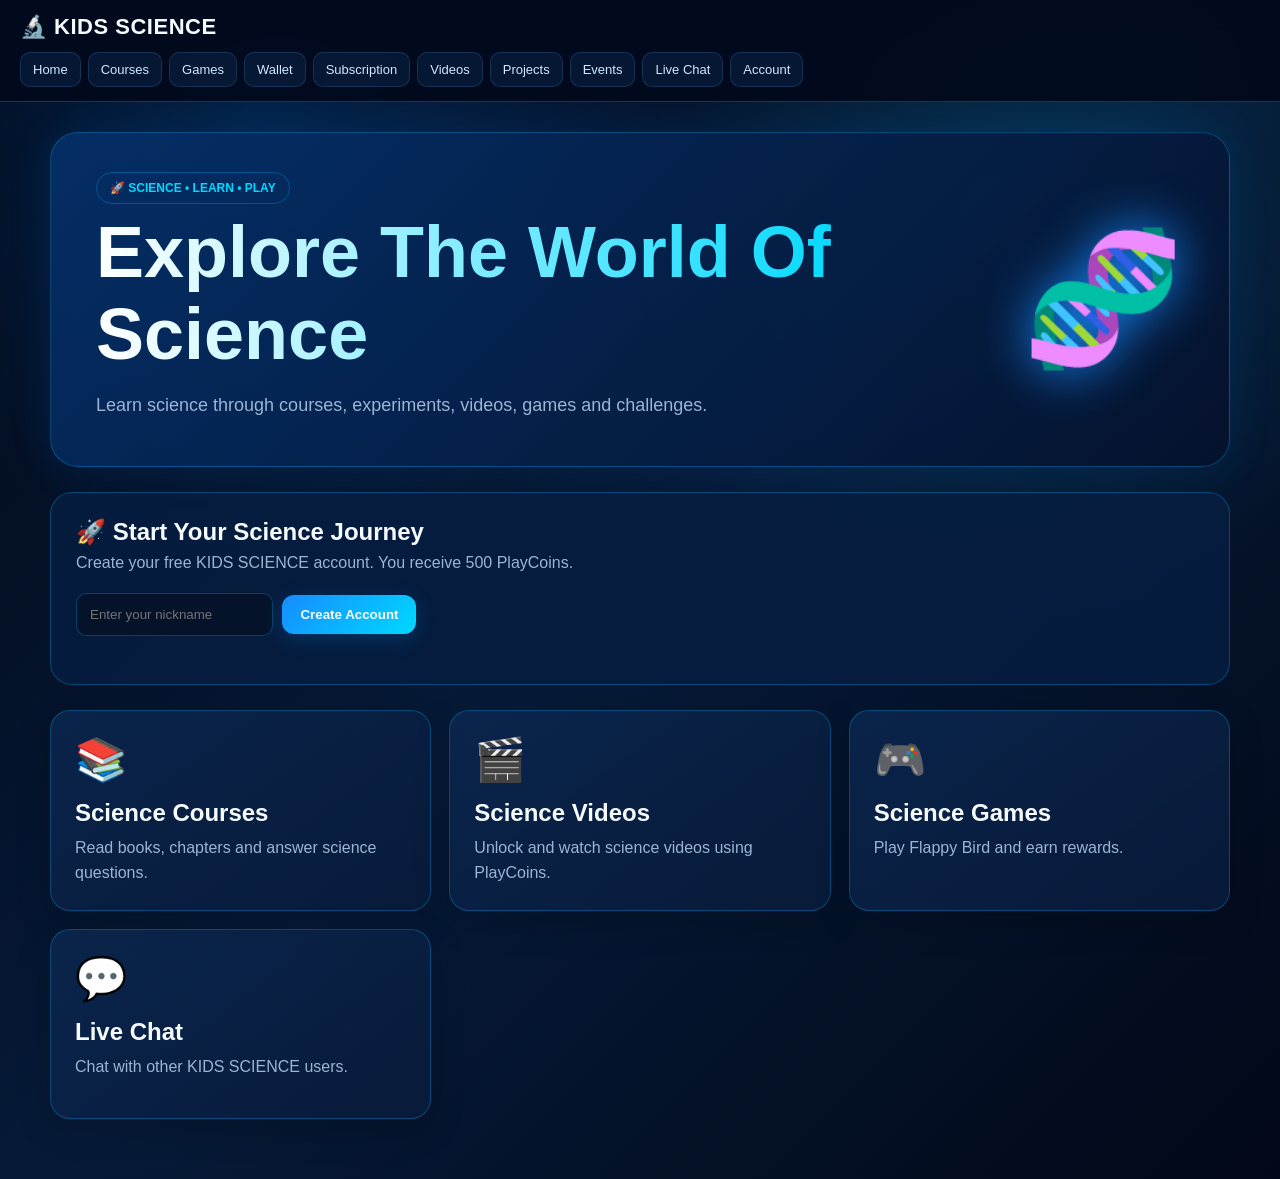
<file: subscription.html>
<!DOCTYPE html>
<html lang="en">
<head>
<meta charset="UTF-8">
<meta name="viewport" content="width=device-width, initial-scale=1.0">
<title>KIDS SCIENCE - Subscription</title>
<link rel="stylesheet" href="style.css">
</head>

<body data-page="subscription">

<header class="topbar">
    <div class="brand">🔬 KIDS SCIENCE</div>
    <nav>
        <a href="index.html">Home</a>
        <a href="courses.html">Courses</a>
        <a href="games.html">Games</a>
        <a href="wallet.html">Wallet</a>
        <a href="subscription.html">Subscription</a>
        <a href="videos.html">Videos</a>
        <a href="projects.html">Projects</a>
        <a href="events.html">Events</a>
        <a href="chat.html">Live Chat</a>
        <a href="accounts.html">Account</a>
    </nav>
</header>

<main class="container">

    <div class="page-heading">
        <span>👑</span>
        <div>
            <h1>Subscription Passes</h1>
            <p>Every pass lasts exactly 10 days.</p>
        </div>
    </div>

    <div id="currentPass" class="current-pass"></div>

    <section class="pass-grid">

        <article class="pass-card pro">
            <div class="pass-symbol">💎</div>
            <h2>PRO</h2>
            <div class="pass-price">5,000 🪙</div>

            <ul>
                <li>500 PlayCoins daily</li>
                <li>Videos 50 coins cheaper</li>
                <li>Blue PRO avatar frame</li>
                <li>Daily offers</li>
                <li>10-day duration</li>
            </ul>

            <button class="primary-btn" onclick="KS.buyPass('PRO')">
                Buy PRO
            </button>
        </article>

        <article class="pass-card elite">
            <div class="pass-symbol">👑</div>
            <h2>ELITE</h2>
            <div class="pass-price">8,000 🪙</div>

            <ul>
                <li>750 PlayCoins daily</li>
                <li>Videos 100 coins cheaper</li>
                <li>Golden ELITE avatar frame</li>
                <li>Video purchase +100 coins</li>
                <li>Flappy Bird daily ×20 offer</li>
                <li>10-day duration</li>
            </ul>

            <button class="primary-btn" onclick="KS.buyPass('ELITE')">
                Buy ELITE
            </button>
        </article>

        <article class="pass-card premium">
            <div class="pass-symbol">💜</div>
            <h2>PREMIUM</h2>
            <div class="pass-price">12,000 🪙</div>

            <ul>
                <li>400 PlayCoins daily</li>
                <li>Videos 200 coins cheaper</li>
                <li>Shiny purple avatar frame</li>
                <li>More subscription discounts</li>
                <li>Flappy Bird daily ×20 offer</li>
                <li>10-day duration</li>
            </ul>

            <button class="primary-btn" onclick="KS.buyPass('PREMIUM')">
                Buy PREMIUM
            </button>
        </article>

    </section>

</main>

<script src="script.js"></script>
</body>
</html>
</file>
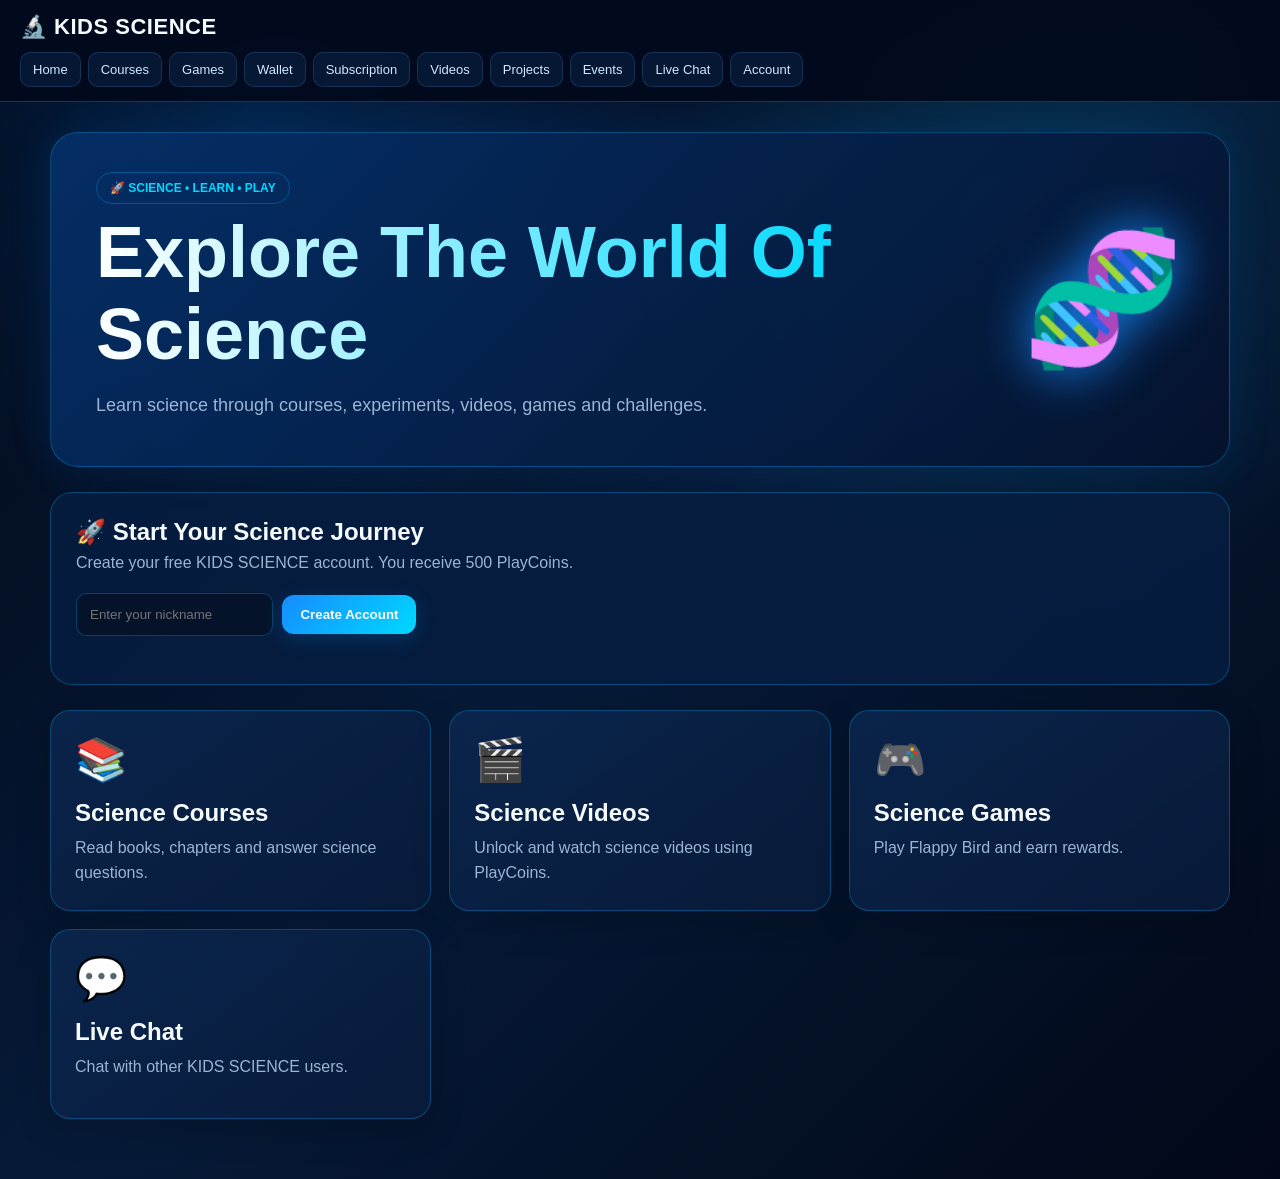
<file: videos.html>
<!DOCTYPE html>
<html lang="en">
<head>
<meta charset="UTF-8">
<meta name="viewport" content="width=device-width, initial-scale=1.0">
<title>KIDS SCIENCE - Videos</title>
<link rel="stylesheet" href="style.css">
</head>

<body data-page="videos">

<header class="topbar">
    <div class="brand">🔬 KIDS SCIENCE</div>
    <nav>
        <a href="index.html">Home</a>
        <a href="courses.html">Courses</a>
        <a href="games.html">Games</a>
        <a href="wallet.html">Wallet</a>
        <a href="subscription.html">Subscription</a>
        <a href="videos.html">Videos</a>
        <a href="projects.html">Projects</a>
        <a href="events.html">Events</a>
        <a href="chat.html">Live Chat</a>
        <a href="accounts.html">Account</a>
    </nav>
</header>

<main class="container">

    <div class="page-heading">
        <span>🎬</span>
        <div>
            <h1>Science Video Shop</h1>
            <p>Unlock videos with PlayCoins and watch them here.</p>
        </div>
    </div>

    <div id="videoGrid" class="card-grid"></div>

    <section id="videoPlayerBox" class="video-player hidden">
        <button class="secondary-btn" onclick="KS.closeVideo()">✕ Close</button>
        <h2 id="playingTitle"></h2>
        <div class="video-frame">
            <iframe
                id="youtubePlayer"
                src=""
                title="KIDS SCIENCE Video"
                allow="accelerometer; autoplay; clipboard-write; encrypted-media; gyroscope; picture-in-picture"
                allowfullscreen>
            </iframe>
        </div>
    </section>

</main>

<script src="script.js"></script>
</body>
</html>
</file>
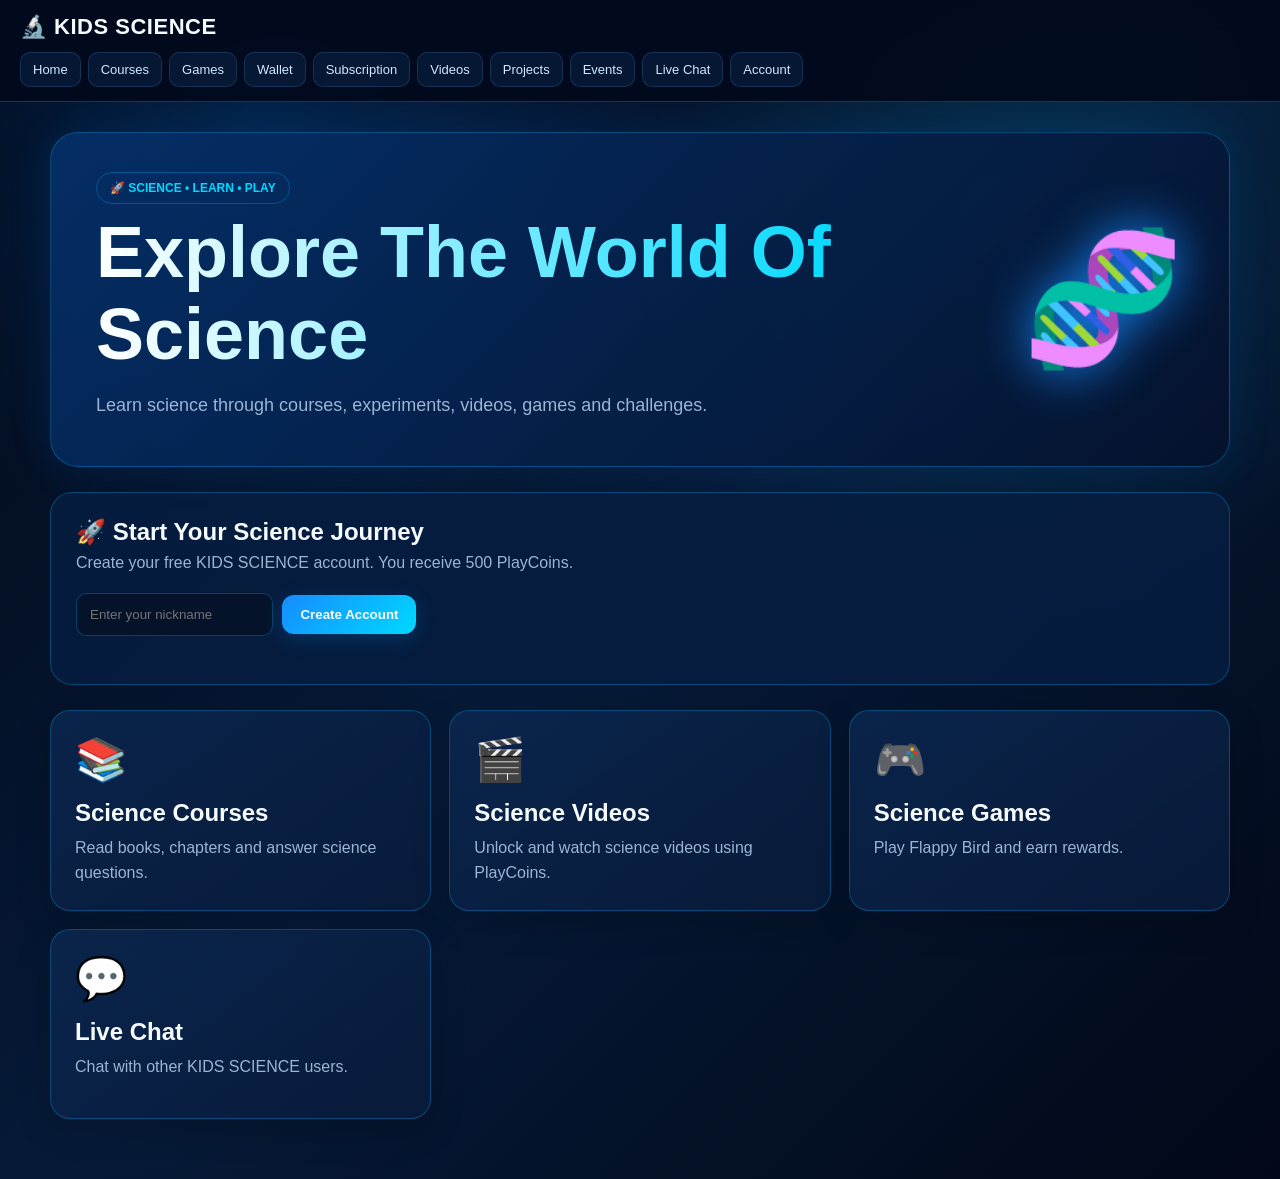
<file: wallet.html>
<!DOCTYPE html>
<html lang="en">
<head>
<meta charset="UTF-8">
<meta name="viewport" content="width=device-width, initial-scale=1.0">
<title>KIDS SCIENCE - Wallet</title>
<link rel="stylesheet" href="style.css">
</head>

<body data-page="wallet">

<header class="topbar">
    <div class="brand">🔬 KIDS SCIENCE</div>
    <nav>
        <a href="index.html">Home</a>
        <a href="courses.html">Courses</a>
        <a href="games.html">Games</a>
        <a href="wallet.html">Wallet</a>
        <a href="subscription.html">Subscription</a>
        <a href="videos.html">Videos</a>
        <a href="projects.html">Projects</a>
        <a href="events.html">Events</a>
        <a href="chat.html">Live Chat</a>
        <a href="accounts.html">Account</a>
    </nav>
</header>

<main class="container">

    <div class="wallet-main">
        <div class="coin-icon">🪙</div>
        <p>YOUR PLAYCOINS</p>
        <h1 id="walletBalance">0</h1>
        <p id="walletPass">FREE</p>

        <button id="dailyBonusButton" class="primary-btn" onclick="KS.claimDailyBonus()">
            🎁 Claim Daily Bonus
        </button>
    </div>

    <section class="panel">
        <h2>💳 Transactions</h2>
        <div id="transactions"></div>
    </section>

</main>

<script src="script.js"></script>
</body>
</html>
</file>
<file: style.css>
* {
    box-sizing: border-box;
    margin: 0;
    padding: 0;
}

:root {
    --bg: #030b1c;
    --bg2: #071832;
    --panel: rgba(9, 27, 58, 0.9);
    --panel2: rgba(12, 40, 82, 0.8);
    --text: #f5fbff;
    --muted: #9bb5d4;
    --accent: #168cff;
    --accent2: #00d9ff;
    --border: rgba(0, 174, 255, 0.3);
    --danger: #ff496c;
    --success: #25e69a;
}

body {
    min-height: 100vh;
    font-family: Arial, Helvetica, sans-serif;
    color: var(--text);
    background:
        radial-gradient(circle at 20% 10%, rgba(0,130,255,.18), transparent 30%),
        radial-gradient(circle at 80% 20%, rgba(0,220,255,.12), transparent 28%),
        linear-gradient(135deg, #020817, #061a38 50%, #020817);
}

body[data-pass="PRO"] {
    --accent: #168cff;
    --accent2: #55c7ff;
    --border: rgba(65,180,255,.55);
}

body[data-pass="ELITE"] {
    --accent: #e5a91c;
    --accent2: #ffe36a;
    --border: rgba(255,210,70,.55);
}

body[data-pass="PREMIUM"] {
    --accent: #a958ff;
    --accent2: #e59cff;
    --border: rgba(190,90,255,.55);
}

a {
    color: inherit;
    text-decoration: none;
}

.topbar {
    position: sticky;
    top: 0;
    z-index: 100;
    background: rgba(2, 10, 28, .94);
    backdrop-filter: blur(15px);
    border-bottom: 1px solid var(--border);
    padding: 14px 20px;
}

.brand {
    font-size: 22px;
    font-weight: 900;
    letter-spacing: .5px;
    margin-bottom: 12px;
}

.topbar nav {
    display: flex;
    gap: 7px;
    overflow-x: auto;
    scrollbar-width: thin;
}

.topbar nav a {
    white-space: nowrap;
    padding: 9px 12px;
    border: 1px solid rgba(100,180,255,.16);
    border-radius: 10px;
    color: #cfe7ff;
    background: rgba(15,42,80,.45);
    font-size: 13px;
}

.topbar nav a:hover {
    border-color: var(--accent);
    color: white;
    background: rgba(20,100,180,.3);
}

.container {
    width: min(1180px, 94%);
    margin: auto;
    padding: 30px 0 60px;
}

.hero {
    min-height: 330px;
    display: flex;
    align-items: center;
    justify-content: space-between;
    gap: 30px;
    padding: 45px;
    border: 1px solid var(--border);
    border-radius: 28px;
    background:
        linear-gradient(135deg, rgba(5,50,110,.85), rgba(5,18,45,.95));
    box-shadow: 0 0 45px rgba(0,130,255,.12);
    overflow: hidden;
}

.hero h1 {
    font-size: clamp(38px, 6vw, 72px);
    max-width: 760px;
    margin: 15px 0;
    background: linear-gradient(90deg, white, var(--accent2));
    -webkit-background-clip: text;
    color: transparent;
}

.hero p {
    color: var(--muted);
    max-width: 650px;
    font-size: 18px;
    line-height: 1.7;
}

.hero-visual {
    font-size: 130px;
    filter: drop-shadow(0 0 25px var(--accent));
}

.science-badge {
    padding: 8px 13px;
    border: 1px solid var(--border);
    border-radius: 20px;
    color: var(--accent2);
    font-size: 12px;
    font-weight: bold;
}

.feature-grid,
.card-grid,
.pass-grid {
    display: grid;
    grid-template-columns: repeat(3, 1fr);
    gap: 18px;
    margin-top: 25px;
}

.feature-card,
.course-card,
.video-card,
.pass-card,
.panel,
.profile-card,
.quiz-box,
.game-card,
.chat-panel,
.current-pass {
    background: linear-gradient(145deg, var(--panel2), var(--panel));
    border: 1px solid var(--border);
    border-radius: 20px;
    padding: 24px;
    box-shadow: 0 10px 35px rgba(0,0,0,.2);
}

.feature-card {
    min-height: 190px;
    transition: transform .2s, border-color .2s;
}

.feature-card:hover {
    transform: translateY(-5px);
    border-color: var(--accent);
}

.feature-card span {
    font-size: 42px;
}

.feature-card h2 {
    margin: 15px 0 8px;
}

.feature-card p,
.course-card p,
.video-card p,
.panel p {
    color: var(--muted);
    line-height: 1.6;
}

.page-heading {
    display: flex;
    align-items: center;
    gap: 18px;
    margin-bottom: 25px;
}

.page-heading > span {
    font-size: 55px;
}

.page-heading h1 {
    font-size: 38px;
}

.page-heading p {
    color: var(--muted);
    margin-top: 5px;
}

.course-card h2,
.video-card h2 {
    margin: 10px 0;
}

.card-icon {
    font-size: 55px;
}

.chapter-grid {
    display: grid;
    grid-template-columns: repeat(3, 1fr);
    gap: 15px;
    margin-top: 20px;
}

.chapter-card {
    padding: 20px;
    border: 1px solid var(--border);
    border-radius: 16px;
    background: rgba(8,28,59,.7);
    cursor: pointer;
}

.chapter-card:hover {
    border-color: var(--accent2);
}

.chapter-card span {
    font-size: 38px;
}

.reader {
    margin-top: 25px;
    padding: 30px;
    border: 1px solid var(--border);
    border-radius: 22px;
    background: rgba(5,20,45,.9);
}

.reader h1 {
    font-size: 38px;
    margin: 20px 0;
}

.reader-content,
#readerContent {
    font-size: 17px;
    line-height: 1.9;
    color: #d6e9ff;
}

#readerContent h2 {
    margin: 25px 0 10px;
    color: var(--accent2);
}

#readerContent p {
    margin-bottom: 15px;
}

.chapter-illustration {
    margin-top: 20px;
    min-height: 160px;
    display: grid;
    place-items: center;
    font-size: 100px;
    border-radius: 20px;
    background: rgba(0,100,200,.12);
    border: 1px solid var(--border);
}

.reader-actions {
    margin-top: 30px;
}

.quiz-box {
    margin-top: 25px;
}

.question {
    margin: 20px 0;
    padding: 18px;
    border: 1px solid rgba(100,180,255,.2);
    border-radius: 15px;
}

.question label {
    display: block;
    margin-top: 10px;
    color: #cce3fa;
}

.primary-btn,
.secondary-btn,
.danger-btn {
    border: 0;
    cursor: pointer;
    padding: 12px 18px;
    border-radius: 12px;
    font-weight: 800;
    margin: 5px;
}

.primary-btn {
    color: white;
    background: linear-gradient(135deg, var(--accent), var(--accent2));
    box-shadow: 0 5px 20px rgba(0,150,255,.2);
}

.secondary-btn {
    color: #d9efff;
    background: rgba(40,80,130,.55);
    border: 1px solid var(--border);
}

.danger-btn {
    color: white;
    background: var(--danger);
}

.primary-btn:hover,
.secondary-btn:hover,
.danger-btn:hover {
    transform: translateY(-1px);
    filter: brightness(1.1);
}

.hidden {
    display: none !important;
}

.video-card {
    overflow: hidden;
}

.video-thumbnail {
    height: 170px;
    display: grid;
    place-items: center;
    font-size: 70px;
    border-radius: 15px;
    background: linear-gradient(135deg, #062c5e, #031326);
    border: 1px solid var(--border);
}

.price {
    color: var(--accent2);
    font-size: 20px;
    font-weight: 900;
    margin: 12px 0;
}

.video-player {
    margin-top: 25px;
    padding: 25px;
    border-radius: 22px;
    background: rgba(3,15,35,.96);
    border: 1px solid var(--border);
}

.video-frame {
    position: relative;
    width: 100%;
    aspect-ratio: 16 / 9;
    margin-top: 15px;
}

.video-frame iframe {
    width: 100%;
    height: 100%;
    border: 0;
    border-radius: 15px;
}

.pass-card {
    position: relative;
    overflow: hidden;
}

.pass-card.pro {
    border-color: #168cff;
}

.pass-card.elite {
    border-color: #e5a91c;
}

.pass-card.premium {
    border-color: #a958ff;
}

.pass-symbol {
    font-size: 55px;
}

.pass-card h2 {
    font-size: 30px;
    margin: 10px 0;
}

.pass-price {
    font-size: 25px;
    font-weight: 900;
    margin-bottom: 18px;
}

.pass-card ul {
    list-style: none;
    color: #c8dcf2;
    line-height: 2;
    margin-bottom: 15px;
}

.pass-card li::before {
    content: "✓ ";
    color: var(--accent2);
    font-weight: bold;
}

.current-pass {
    margin-bottom: 20px;
    font-size: 18px;
}

.wallet-main {
    text-align: center;
    padding: 45px;
    border: 1px solid var(--border);
    border-radius: 25px;
    background: linear-gradient(145deg, #06376b, #03152e);
}

.coin-icon {
    font-size: 75px;
}

#walletBalance {
    font-size: 65px;
    color: var(--accent2);
    margin: 5px;
}

#transactions {
    margin-top: 15px;
}

.transaction {
    display: flex;
    justify-content: space-between;
    gap: 10px;
    padding: 14px;
    margin: 8px 0;
    border-radius: 12px;
    background: rgba(30,65,110,.4);
}

.transaction .positive {
    color: var(--success);
}

.transaction .negative {
    color: #ff708b;
}

.profile-card {
    text-align: center;
}

.profile-avatar {
    width: 130px;
    height: 130px;
    margin: auto;
    display: grid;
    place-items: center;
    font-size: 70px;
    border-radius: 50%;
    border: 5px solid var(--accent);
    box-shadow: 0 0 30px var(--accent);
    background: #061b3a;
}

.profile-card h1 {
    margin: 15px;
}

.uid-box {
    display: inline-block;
    padding: 10px 15px;
    border-radius: 10px;
    background: rgba(0,0,0,.3);
    color: var(--accent2);
    font-family: monospace;
}

.game-card {
    text-align: center;
}

.game-info {
    display: flex;
    justify-content: center;
    gap: 25px;
    margin: 15px 0;
    color: var(--muted);
}

#gameCanvas {
    display: block;
    width: min(360px, 100%);
    height: auto;
    margin: 20px auto;
    border-radius: 18px;
    border: 2px solid var(--border);
    background: #061c3b;
    touch-action: manipulation;
}

.coming-soon {
    min-height: 550px;
    display: grid;
    place-items: center;
    align-content: center;
    text-align: center;
    gap: 15px;
    border: 1px solid var(--border);
    border-radius: 28px;
    background: rgba(5,25,55,.8);
}

.coming-soon div {
    font-size: 100px;
}

.coming-soon h1 {
    font-size: 55px;
}

.coming-soon p {
    color: var(--accent2);
    font-size: 22px;
    font-weight: bold;
}

.chat-panel {
    padding: 0;
    overflow: hidden;
}

.chat-header {
    padding: 20px;
    display: flex;
    justify-content: space-between;
    gap: 20px;
    border-bottom: 1px solid var(--border);
}

.chat-header p {
    color: var(--muted);
    margin-top: 5px;
}

#onlineCount {
    color: var(--success);
}

.chat-messages {
    height: 500px;
    overflow-y: auto;
    padding: 20px;
}

.chat-message {
    width: fit-content;
    max-width: 75%;
    margin: 8px 0;
    padding: 12px 15px;
    border-radius: 15px;
    background: rgba(20,55,100,.65);
    border: 1px solid rgba(100,180,255,.15);
}

.chat-message.mine {
    margin-left: auto;
    background: linear-gradient(135deg, rgba(10,100,180,.8), rgba(10,55,110,.8));
}

.chat-message p {
    margin: 5px 0;
    overflow-wrap: anywhere;
}

.chat-message small {
    color: #8fa9c5;
}

.chat-form {
    display: flex;
    gap: 10px;
    padding: 15px;
    border-top: 1px solid var(--border);
}

.chat-form input {
    flex: 1;
    min-width: 0;
    padding: 13px;
    border-radius: 12px;
    border: 1px solid var(--border);
    outline: none;
    background: #041329;
    color: white;
}

#accountArea {
    margin-top: 25px;
}

.welcome-account {
    padding: 25px;
    border: 1px solid var(--border);
    border-radius: 22px;
    background: rgba(6,30,65,.85);
}

.welcome-account h2 {
    margin-bottom: 8px;
}

.welcome-account p {
    color: var(--muted);
}

@media (max-width: 850px) {
    .feature-grid,
    .card-grid,
    .pass-grid,
    .chapter-grid {
        grid-template-columns: 1fr 1fr;
    }

    .hero {
        padding: 30px;
    }

    .hero-visual {
        font-size: 90px;
    }
}

@media (max-width: 600px) {
    .container {
        width: 94%;
        padding-top: 20px;
    }

    .feature-grid,
    .card-grid,
    .pass-grid,
    .chapter-grid {
        grid-template-columns: 1fr;
    }

    .hero {
        min-height: auto;
        flex-direction: column;
        align-items: flex-start;
    }

    .hero h1 {
        font-size: 42px;
    }

    .hero-visual {
        align-self: center;
    }

    .page-heading h1 {
        font-size: 30px;
    }

    .chat-messages {
        height: 430px;
    }

    .chat-form {
        flex-wrap: wrap;
    }

    .chat-form input {
        flex-basis: 100%;
    }
}
</file>
